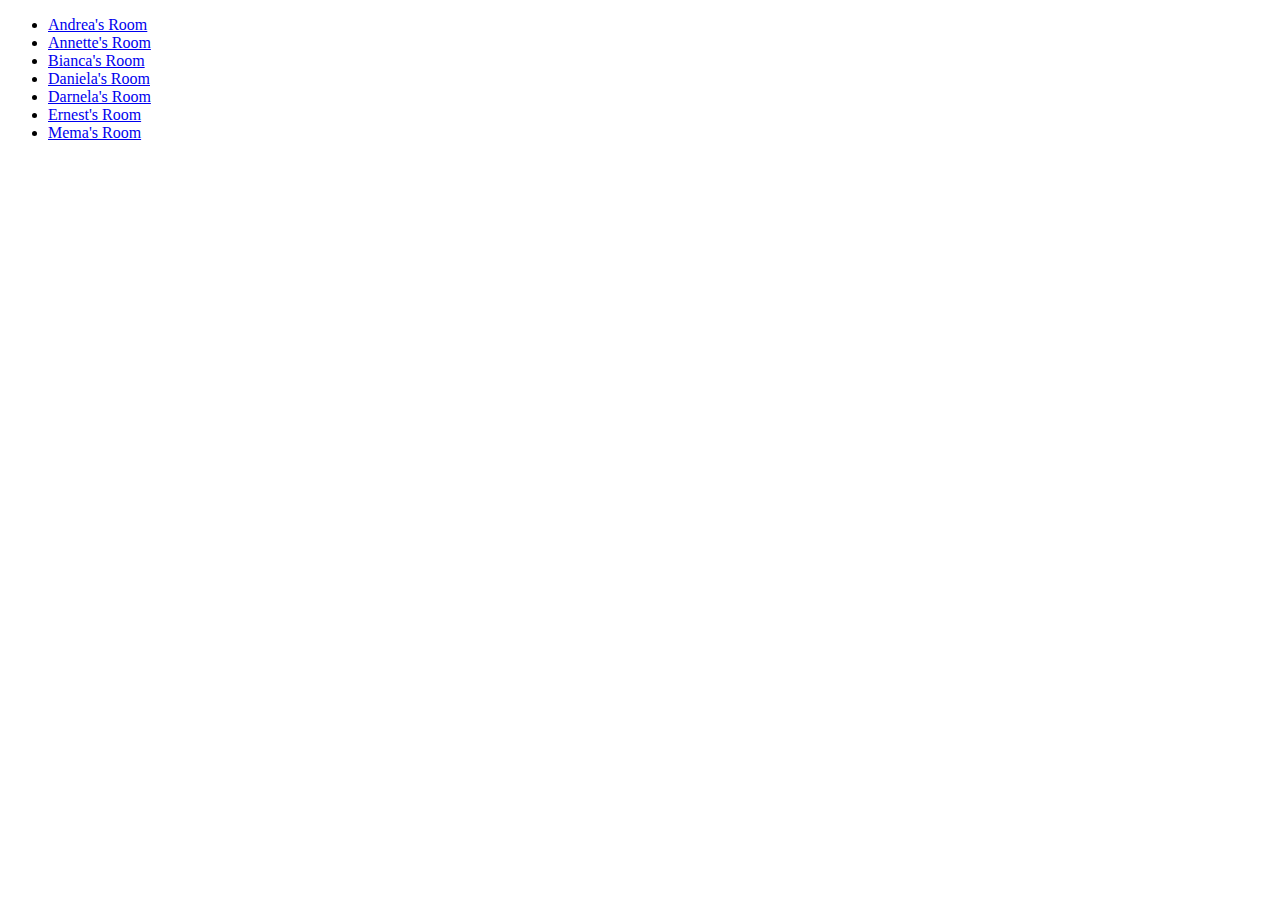
<file: index.html>
<!DOCTYPE html>
<html lang="en">
<head>
    <meta charset="UTF-8">
    <meta http-equiv="X-UA-Compatible" content="IE=edge">
    <meta name="viewport" content="width=device-width, initial-scale=1.0">
    <title>Listado de Webs</title>
</head>
<body>
    <ul>
        <li><a href="andrea">Andrea's Room</a></li>
        <li><a href="annette/Portafolio-Annette.html">Annette's Room</a></li>
        <li><a href="bianca/BeeWhy.html">Bianca's Room</a></li>
        <li><a href="daniela/">Daniela's Room</a></li>
        <li><a href="darnela/Portafolio.html">Darnela's Room</a></li>
        <li><a href="ernest/Proyecto.html">Ernest's Room</a></li>
        <li><a href="mema/Mi Portafolio.html">Mema's Room</a></li>
    </ul>
</body>
</html>
</file>
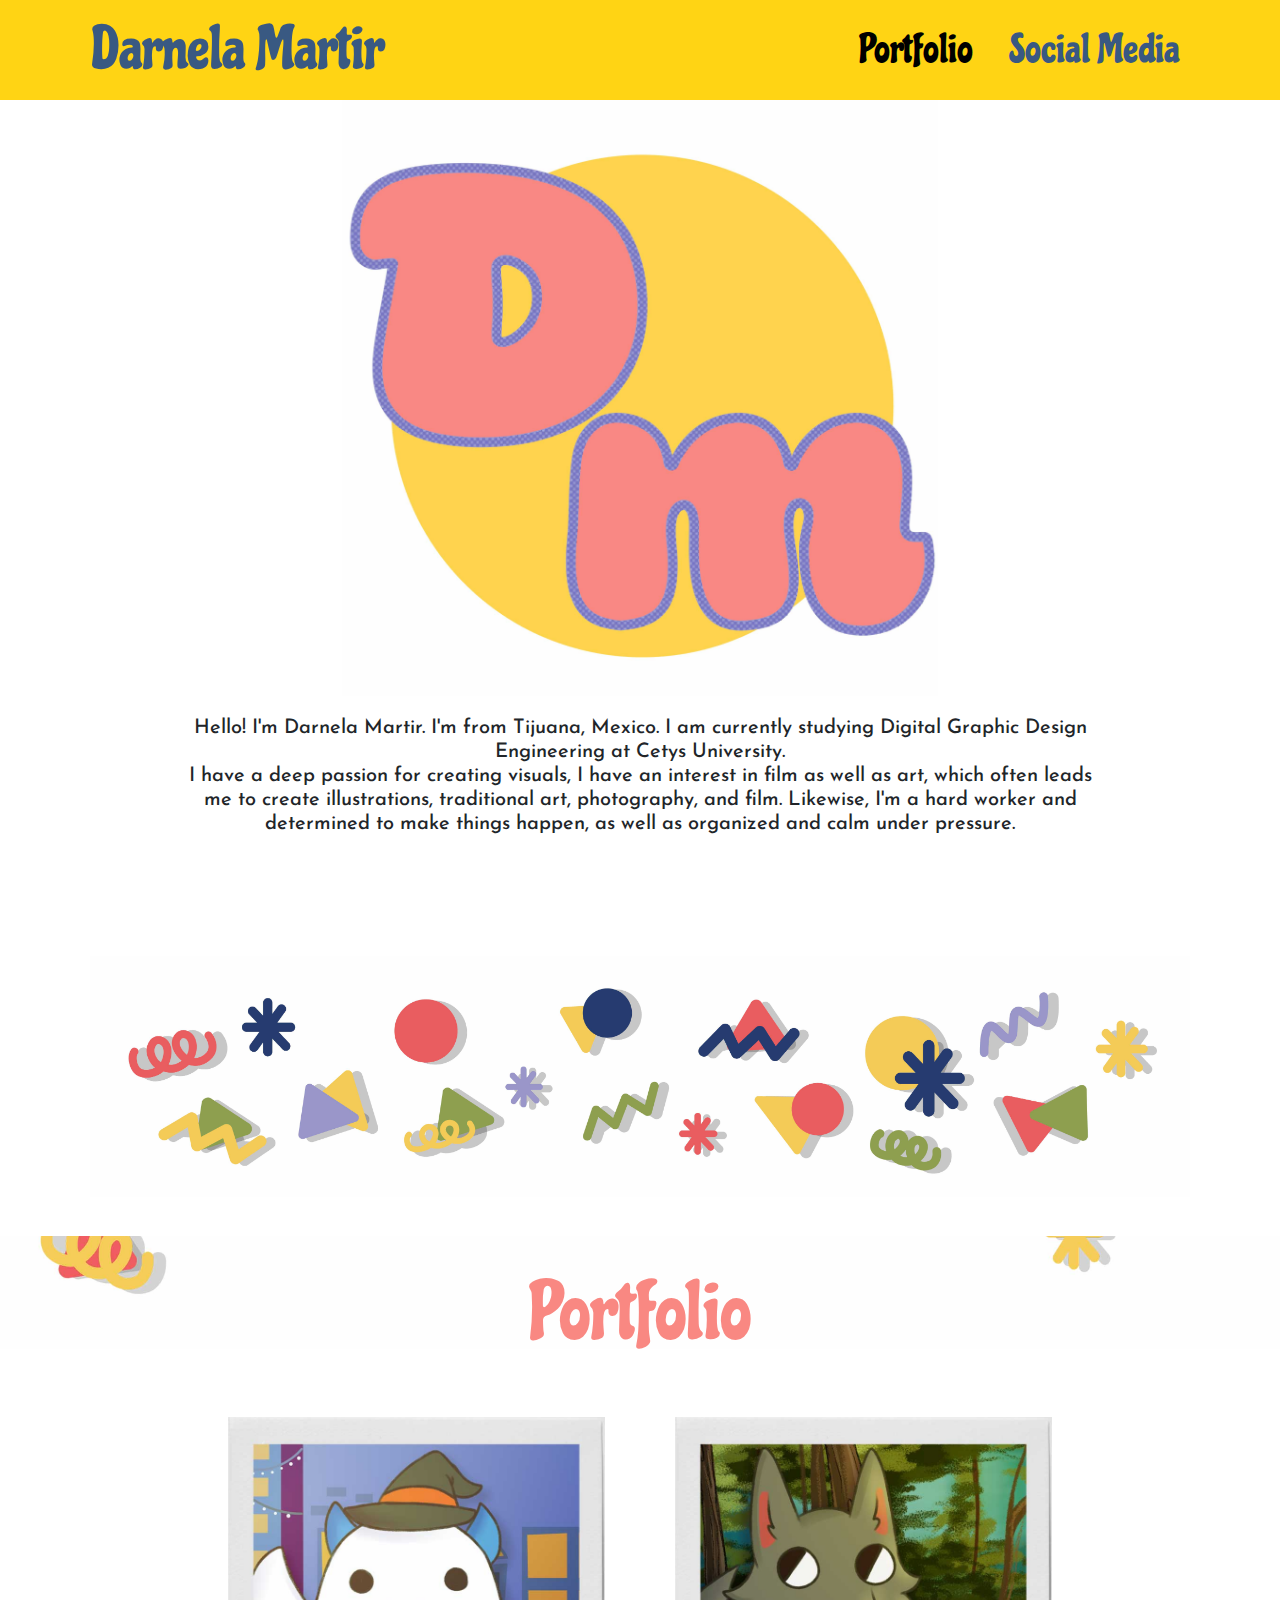
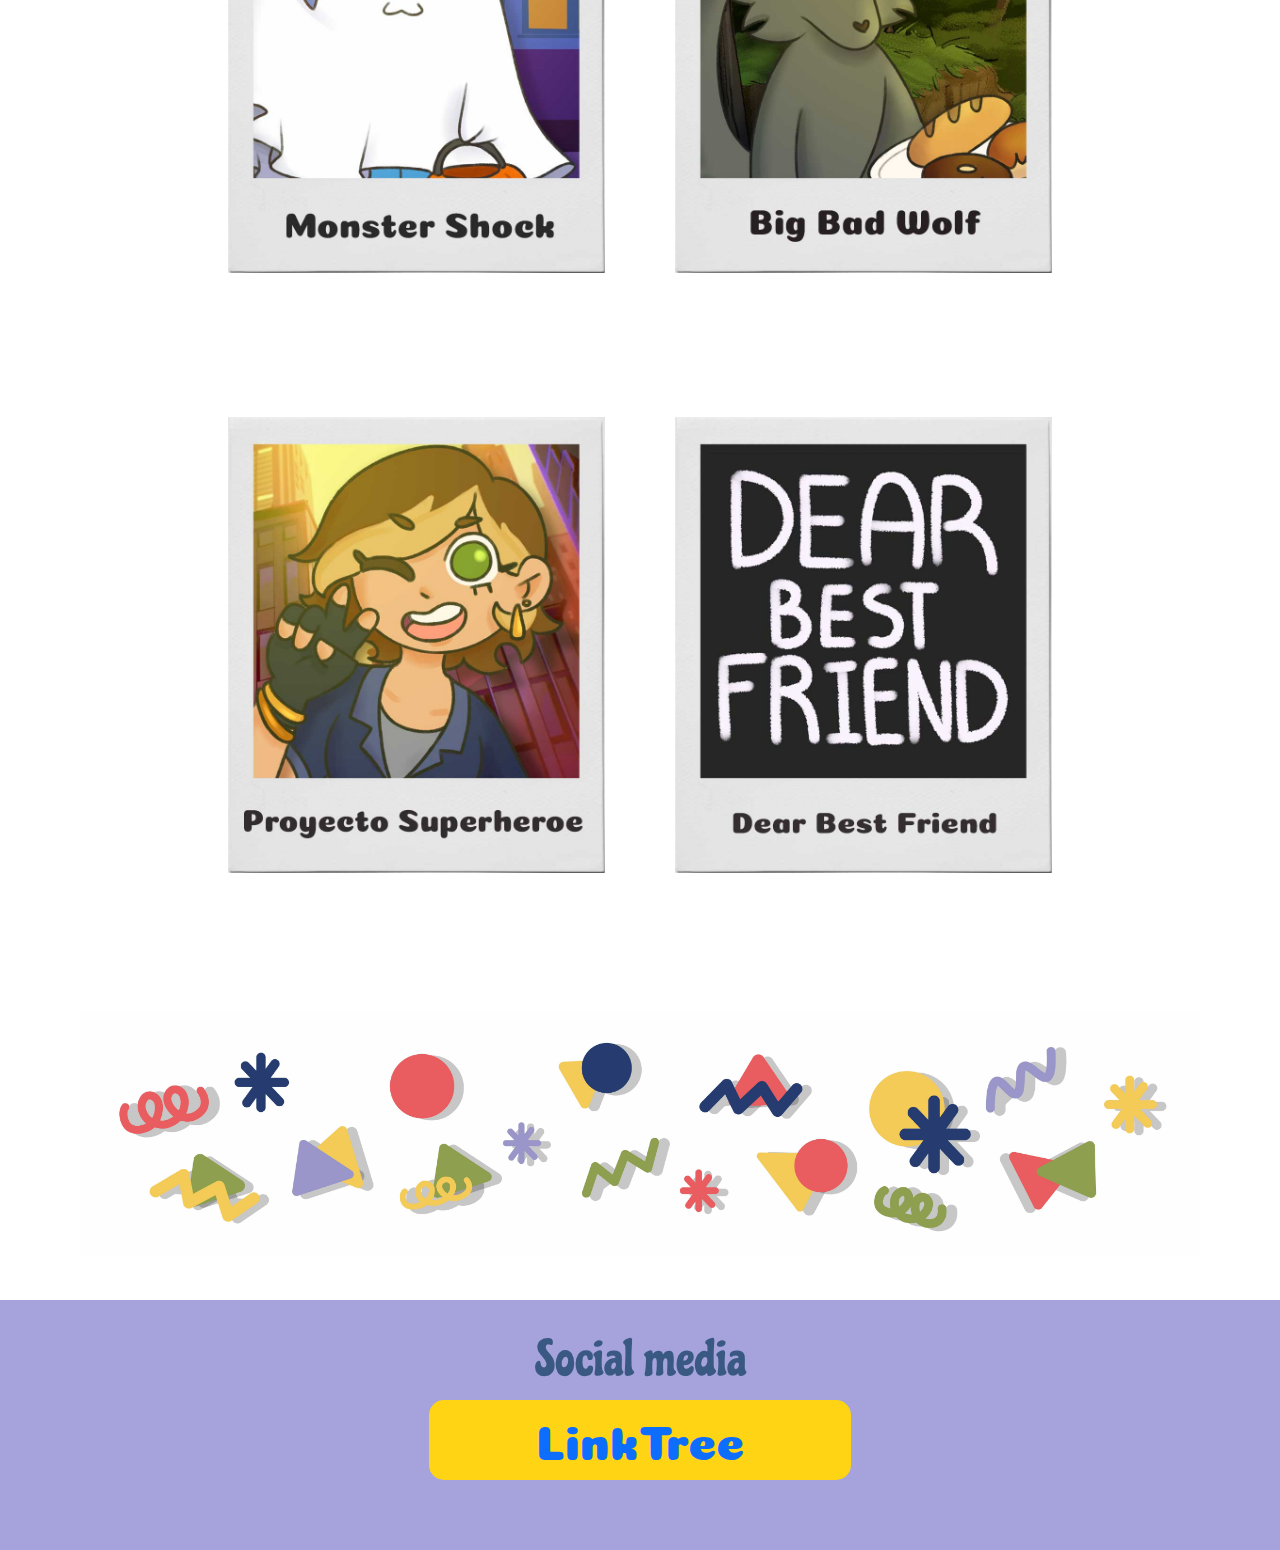
<file: darnela/Portafolio.html>
<!doctype html>
<html>

<head>
  <meta charset="UTF-8">
  <title>Darnela's Portfolio</title>
  <link rel="stylesheet" href="Stylesheet.css">
  <link href="https://cdn.jsdelivr.net/npm/bootstrap@5.0.2/dist/css/bootstrap.min.css" rel="stylesheet">
  <script src="https://cdn.jsdelivr.net/npm/bootstrap@5.0.2/dist/js/bootstrap.bundle.min.js"></script>

  <link rel="preconnect" href="https://fonts.googleapis.com">
  <link rel="preconnect" href="https://fonts.gstatic.com" crossorigin>
  <link href="https://fonts.googleapis.com/css2?family=Chicle&family=Coiny&family=Josefin+Sans&display=swap"
    rel="stylesheet">

</head>

<body>


  <nav class="navbar navbar-expand-lg static-top" style="background-color: #FFD414; height: 100px;">
    <div class="container">
      <h2>Darnela Martir</h2>
      <button class="navbar-toggler" type="button" data-bs-toggle="collapse" data-bs-target="#navbarSupportedContent"
        aria-controls="navbarSupportedContent" aria-expanded="false" aria-label="Toggle navigation">
        <span class="navbar-toggler-icon"></span>
      </button>
      <div class="collapse navbar-collapse" id="navbarSupportedContent">
        <ul class="navbar-nav ms-auto mb-2 mb-lg-0">
          <li class="nav-item" style="margin:10px">
            <a class="nav-link active" aria-current="page" href="#portafolio">Portfolio</a>
          </li>
          <li class="nav-item" style="margin:10px">
            <a class="nav-link" href="#socialmedia">Social Media</a>
          </li>
        </ul>
      </div>
    </div>
  </nav>


  <div class="container-lg" style=" margin: top 20px; padding-bottom: 20px;  ">
    <div class="justify-content-center" style=" align-content: center;">
      <div class="row justify-content-center">
        <img src="images/logopersonal.jpg" class="img-fluid" alt="Peronal Logo" style="width: 620px;">

      </div>
      <div class="row justify-content-center" style="display: flex;">
        <div class=" col-md-8 col-sm-8 col-lg-10"
          style=" height: 200px; margin: 10px;  text-align: center; overflow:overlay;">
          <h5>Hello! I'm Darnela Martir. I'm from Tijuana, Mexico. I am currently studying Digital Graphic Design
            Engineering at Cetys University.
            <br/>
            I have a deep passion for creating visuals, I have an interest in film as well as art, which often leads me
            to create illustrations, traditional art, photography, and film. Likewise, I'm a hard worker and determined
            to make things happen, as well as organized and calm under pressure.
          </h5>
        </div>
      </div>
    </div>
  </div>
 

  <!-- Divider -->
  <div class="container-lg" style=" height: 300px; padding:20px;">
    <div class="row justify-content-center">
      <img src="images/divider.jpg" class="media-object" alt="Peronal Logo" style="width: 1600px;">
    </div>
  </div>
  <!-- Portafolio -->
  <div class="container-fluid" id="portafolio"
    style="background-image: url(images/webpagebackground2.jpg);">
    <div class="portfolio" style="text-align: center;">
      <h1>Portfolio</h1>
    </div>

    <div class="row justify-content-center" style=" margin-bottom: 40px;">
      <!-- Button to Open the Modal -->

      <div class=" col-md-6 col-sm-5 col-lg-4" style=" height: 520px; margin: 10px; margin-bottom: 30px;">
        <button type="button" class="btn bg-transparent" data-bs-toggle="modal" data-bs-target="#myModal"> <img
            src="images/Polaroidpic1.jpg" class="img-fluid" alt="monstershock project"
            style="width: 420px; margin-bottom: 30px;">

        </button>
      </div>

      <!-- Button to Open the Modal -->
      <div class=" col-md-6 col-sm-5 col-lg-4" style=" height: 520px; margin: 10px; margin-bottom: 30px; ">
        <button type="button" class="btn bg-transparent" data-bs-toggle="modal" data-bs-target="#myModal2"><img
            src="images/Polaroidpic2.jpg" class="img-fluid" alt="monstershock project"
            style="width: 420px; margin-bottom: 30px;">

        </button>
      </div>
    </div>

    <div class="row justify-content-center" style="margin-bottom: 40px;">
      <!-- Button to Open the Modal -->
      <div class=" col-md-6 col-sm-5 col-lg-4" style=" height: 520px; margin: 10px; margin-bottom: 30px;">
        <button type="button" class="btn bg-transparent" data-bs-toggle="modal" data-bs-target="#myModal3"> <img
            src="images/Polaroidpic3.jpg" class="img-fluid" alt="superhero" style="width: 420px; margin-bottom: 30px; ">

        </button>
      </div>

      <!-- Button to Open the Modal -->

      <div class=" col-md-6 col-sm-5 col-lg-4" style=" height: 520px; margin: 10px; margin-bottom: 30px;">
        <button type="button" class="btn bg-transparent" data-bs-toggle="modal" data-bs-target="#myModal4"> <img
            src="images/Polaroidpic4.jpg" class="img-fluid" alt="dearbestfriend"
            style="width: 420px;  margin-bottom: 30px;">

        </button>
      </div>

    </div>
  </div>
  <!-- Divider -->
  <div class="container-lg" style=" height: 300px; padding:10px;">
    <div class="row justify-content-center">
      <img src="images/divider.jpg" class="media-object" alt="Peronal Logo" style="width: 1600px;">

    </div>
  </div>

  <!-- Linktree -->
  <div class="container-fluid" id="socialmedia"
    style="background-color: #A5A2DC; height: 250px; margin: top 20px; padding:20px; ">
    <div class="socialmedia" style="text-align: center;">
      <h2>Social media</h2>
    </div>
    <div class="row justify-content-center">
      <div class=" col-md-4 col-sm-4 col-lg-4" style="background-color: #FFD414; border-radius: 15px; height: 80px; text-align: center;">
        <a href="https://linktr.ee/dearmistirous" target="_blank">LinkTree</a>
      </div>

    </div>
  </div>


  <!-- The Modals that the images will be using -->
  <!-- The Modal -->
  <div class="modal" id="myModal">
    <div class="modal-dialog modal-lg">
      <div class="modal-content">

        <!-- Modal Header -->
        <div class="modal-header">
          <h4 class="modal-title">Proyect Monstershock</h4>
          <button type="button" class="btn-close" data-bs-dismiss="modal"></button>
        </div>

        <!-- Modal body -->
        <div class="modal-body">

          <iframe class=video width="760" height="420" src="https://www.youtube.com/embed/TYgjAoZjZzk"
            title="YouTube video player" frameborder="0"
            allow="accelerometer; autoplay; clipboard-write; encrypted-media; gyroscope; picture-in-picture"
            allowfullscreen></iframe>
          <p>Monster Shock was a short film that consisted of the clash of cultures and celebrations between Halloween
            and Day of the Dead. Two holidays that have a large presence in Tijuana. The characters demonstrate the
            transition that occurs yearly.</p>
          <div class="row justify-content-center" style="margin-bottom: 10px;">

            <img src="images/spookyshort/StoryBoard1.jpg" class="img-fluid" alt="superhero"
              style="width: 420px; margin-bottom: 10px; ">


            <img src="images/spookyshort/StoryBoard2.jpg" class="img-fluid" alt="superhero"
              style="width: 420px; margin-bottom: 10px; ">

          </div>
          <p>The storyboard was meant to communicate in a very visual aspect and without dialogs required to narrate
            what is happening on screen, which is why the representation and exchange between the characters were
            represented through key objects.</p>

        </div>

        <!-- Modal footer -->
        <div class="modal-footer">
          <button type="button" class="btn btn-danger" data-bs-dismiss="modal">Close</button>
        </div>

      </div>
    </div>
  </div>


  <!-- The Modal -->
  <div class="modal" id="myModal2">
    <div class="modal-dialog modal-lg">
      <div class="modal-content">

        <!-- Modal Header -->
        <div class="modal-header">
          <h4 class="modal-title">Proyect Big Bad Wolf</h4>
          <button type="button" class="btn-close" data-bs-dismiss="modal"></button>
        </div>

        <!-- Modal body -->
        <div class="modal-body">
          <iframe width="760" height="420" src="https://www.youtube.com/embed/0fTkFkeECzs" title="YouTube video player" frameborder="0" allow="accelerometer; autoplay; clipboard-write; encrypted-media; gyroscope; picture-in-picture" allowfullscreen></iframe>
          <p>Big Bad Wolf is a platformer game that is based on the classic tale of red riding hood but from the wolf's
            perspective. Where the Wolf follows red riding hood through the forest, trying to grab crumbs and possibly
            bread from her basket. While avoiding the traps that Red has set for him.</p>
          <div class="row justify-content-center" style="margin-bottom: 10px;">

            <img src="images/bigbadwolf/Asthetic.jpg" class="img-fluid" alt="bigbadwolf scene"
              style=" width: 640px; height: 420; margin-bottom: 10px; ">

            <div class=" col-md-6 col-sm-6 col-lg-8"
              style=" height: 210px; margin: 10px;  text-align: center; overflow:overlay;">
              <p>Big Bad Wolf's introduction was stylized as a puppet show, to represent the classic beginning of the
                story as a play that everyone can recognize and seems to know by heart. </p>
            </div>
          </div>

          <div class="row justify-content-center" style="margin-bottom: 10px;">
            <div class=" col-md-6 col-sm-6 col-lg-5"
              style=" height: 300px; margin: 10px;  text-align: center; overflow:overlay;">
              <p>As well as demonstrating that this is just a story but not the reality of the characters, which
                deviates in the game. <br></br> It when through multiple storyboarding to know how the background and
                characters should move according to the cutout and play written style of the introduction for the game.
              </p>
            </div>
            <img src="images/bigbadwolf/Storyboard final.jpg" class="img-fluid" alt="bigbadwolf"
              style=" width: 420px; height: 420; margin-bottom: 10px; ">
          </div>
        </div>

        <!-- Modal footer -->
        <div class="modal-footer">
          <button type="button" class="btn btn-danger" data-bs-dismiss="modal">Close</button>
        </div>

      </div>
    </div>
  </div>

  <!-- The Modal -->
  <div class="modal" id="myModal3">
    <div class="modal-dialog modal-lg">
      <div class="modal-content">

        <!-- Modal Header -->
        <div class="modal-header">
          <h4 class="modal-title">Proyect superhero</h4>
          <button type="button" class="btn-close" data-bs-dismiss="modal"></button>
        </div>

        <!-- Modal body -->
        <div class="modal-body">

          <div class="row justify-content-center" style="margin-bottom: 10px;">

            <img src="images/superhero/posedinamica1.jpg" class="img-fluid" alt="superhero"
              style="width: 620px; margin-bottom: 10px; ">


            <img src="images/superhero/fisicahero.jpg" class="img-fluid" alt="superhero"
              style="width: 620px; margin-bottom: 10px; ">

          </div>
          <p>Project Superhero was based on a school project for my physics class. We were meant to develop a superhero
            and explain how their superpowers would function based on real live physics' concepts. For my character, I
            decided to focus on electricity-based powers and center the character's design to be practical for their
            power as well as functional</p>

        </div>

        <!-- Modal footer -->
        <div class="modal-footer">
          <button type="button" class="btn btn-danger" data-bs-dismiss="modal">Close</button>
        </div>

      </div>
    </div>
  </div>

  <!-- The Modal -->
  <div class="modal" id="myModal4">
    <div class="modal-dialog modal-lg">
      <div class="modal-content">

        <!-- Modal Header -->
        <div class="modal-header">
          <h4 class="modal-title">Proyecto Monstershock</h4>
          <button type="button" class="btn-close" data-bs-dismiss="modal"></button>
        </div>

        <!-- Modal body -->
        <div class="modal-body">
          <iframe width="760" height="420" src="https://www.youtube.com/embed/53x4DUS6oXc" title="YouTube video player" frameborder="0" allow="accelerometer; autoplay; clipboard-write; encrypted-media; gyroscope; picture-in-picture" allowfullscreen></iframe>
          <p>Dear Best Friend was a personal project about drifting apart from a close friend, after being separated
            after more than a decade of friendship I develop the Idea while I was in High School and developed it from
            February-May 2018 for a project exposition at the end of my semester.</p>

        </div>

        <!-- Modal footer -->
        <div class="modal-footer">
          <button type="button" class="btn btn-danger" data-bs-dismiss="modal">Close</button>
        </div>

      </div>
    </div>
  </div>

</body>

</html>
</file>
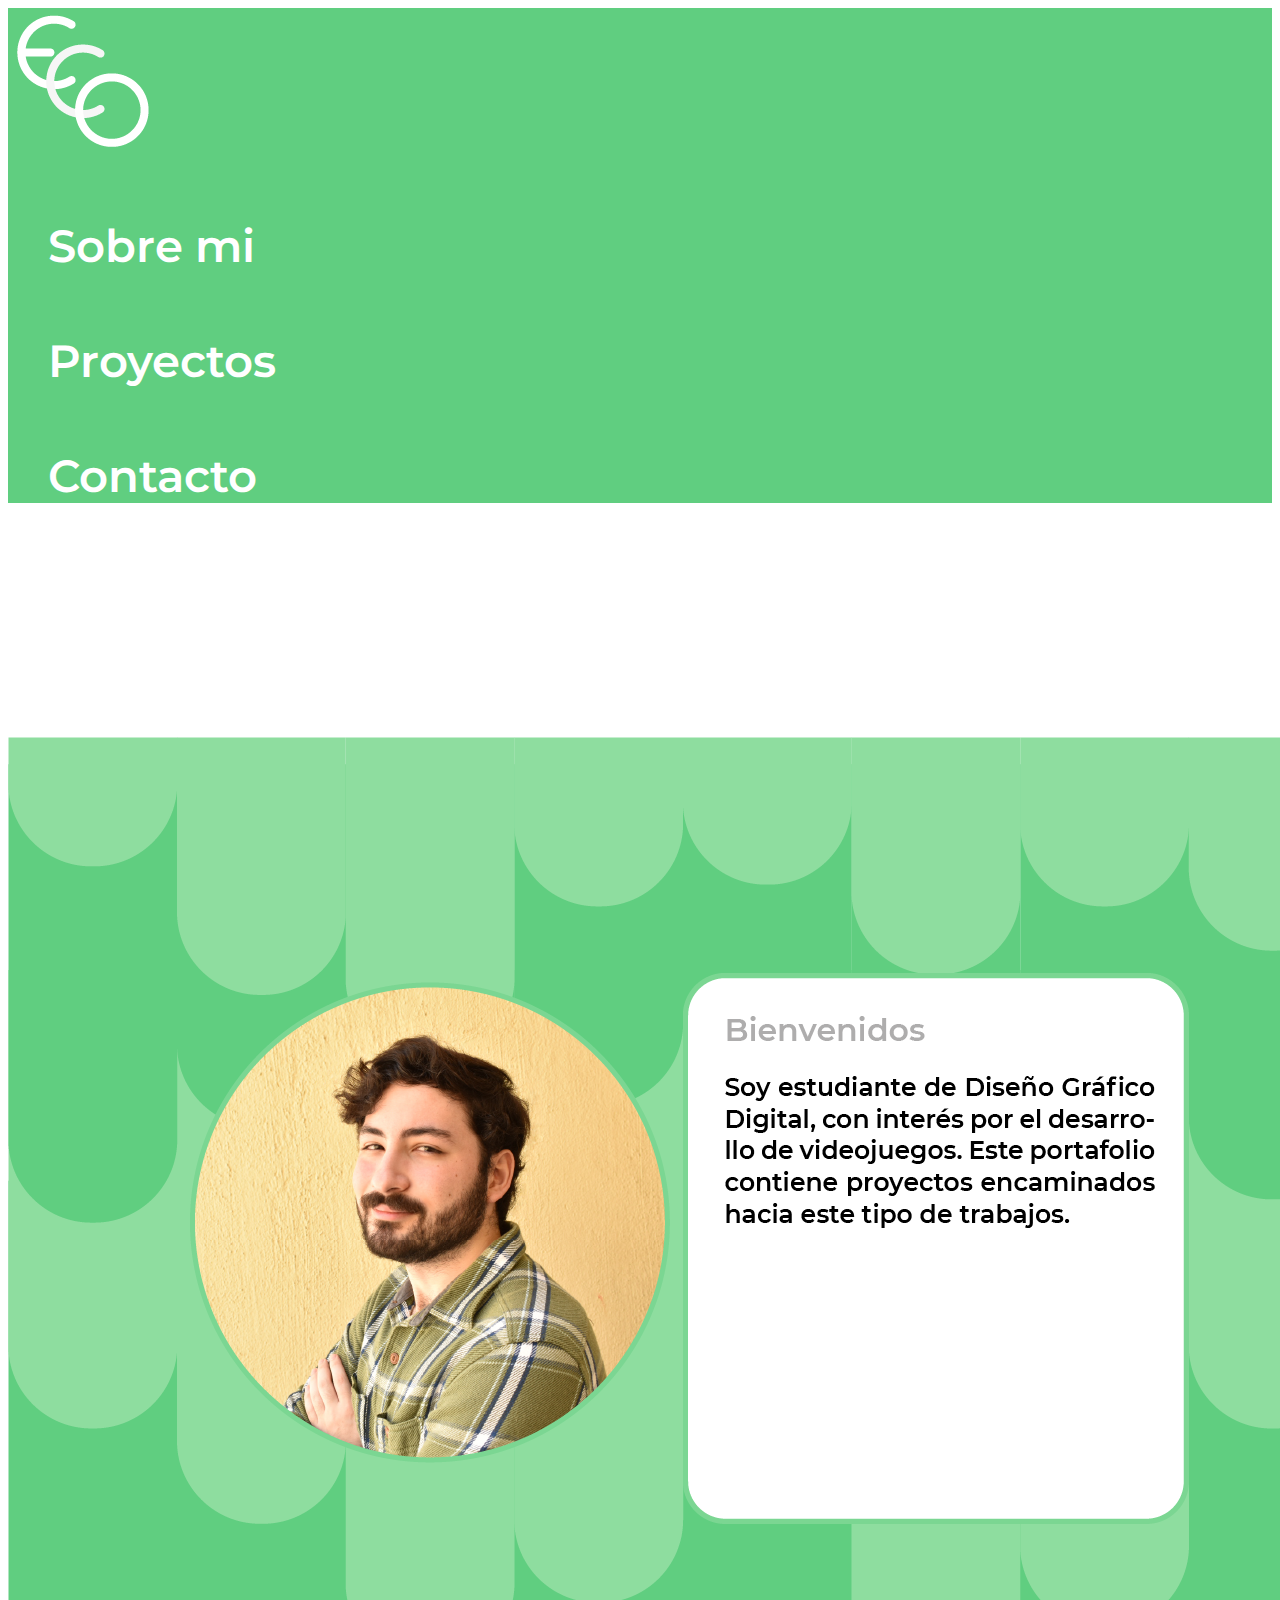
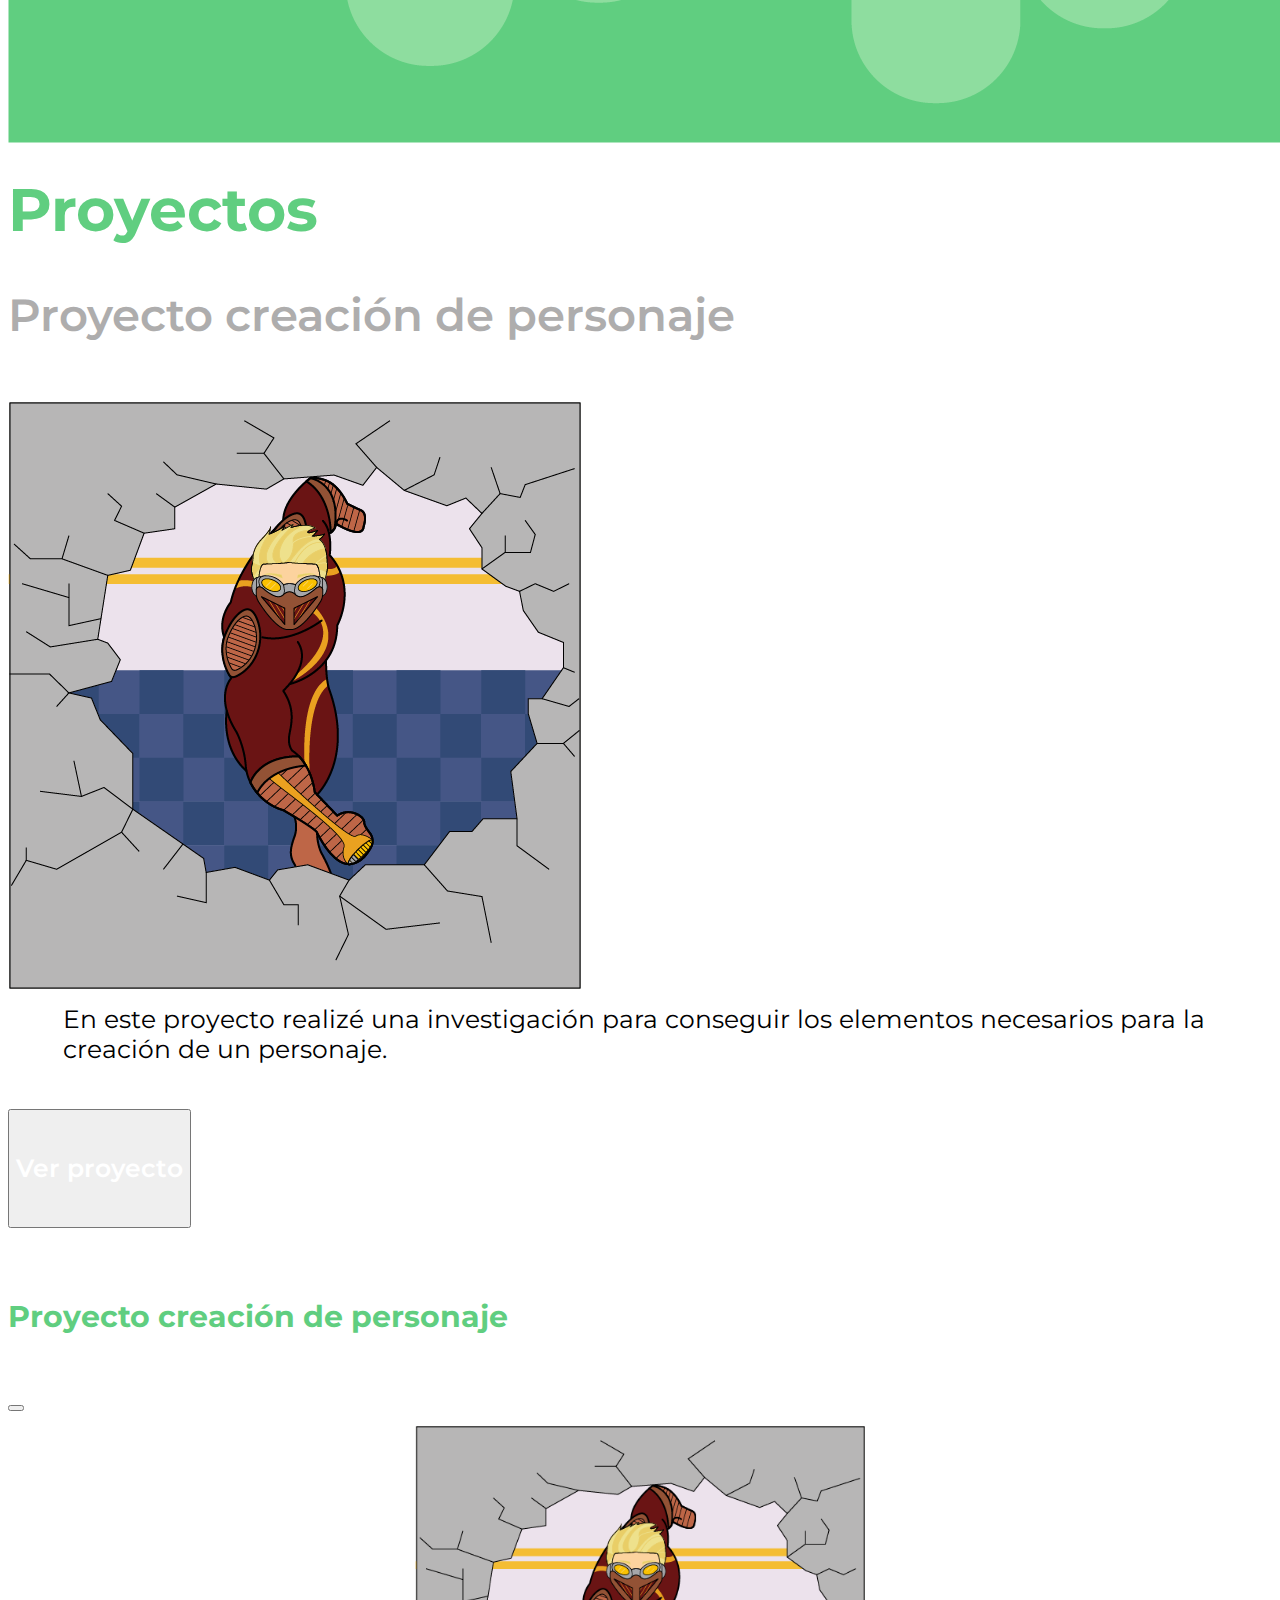
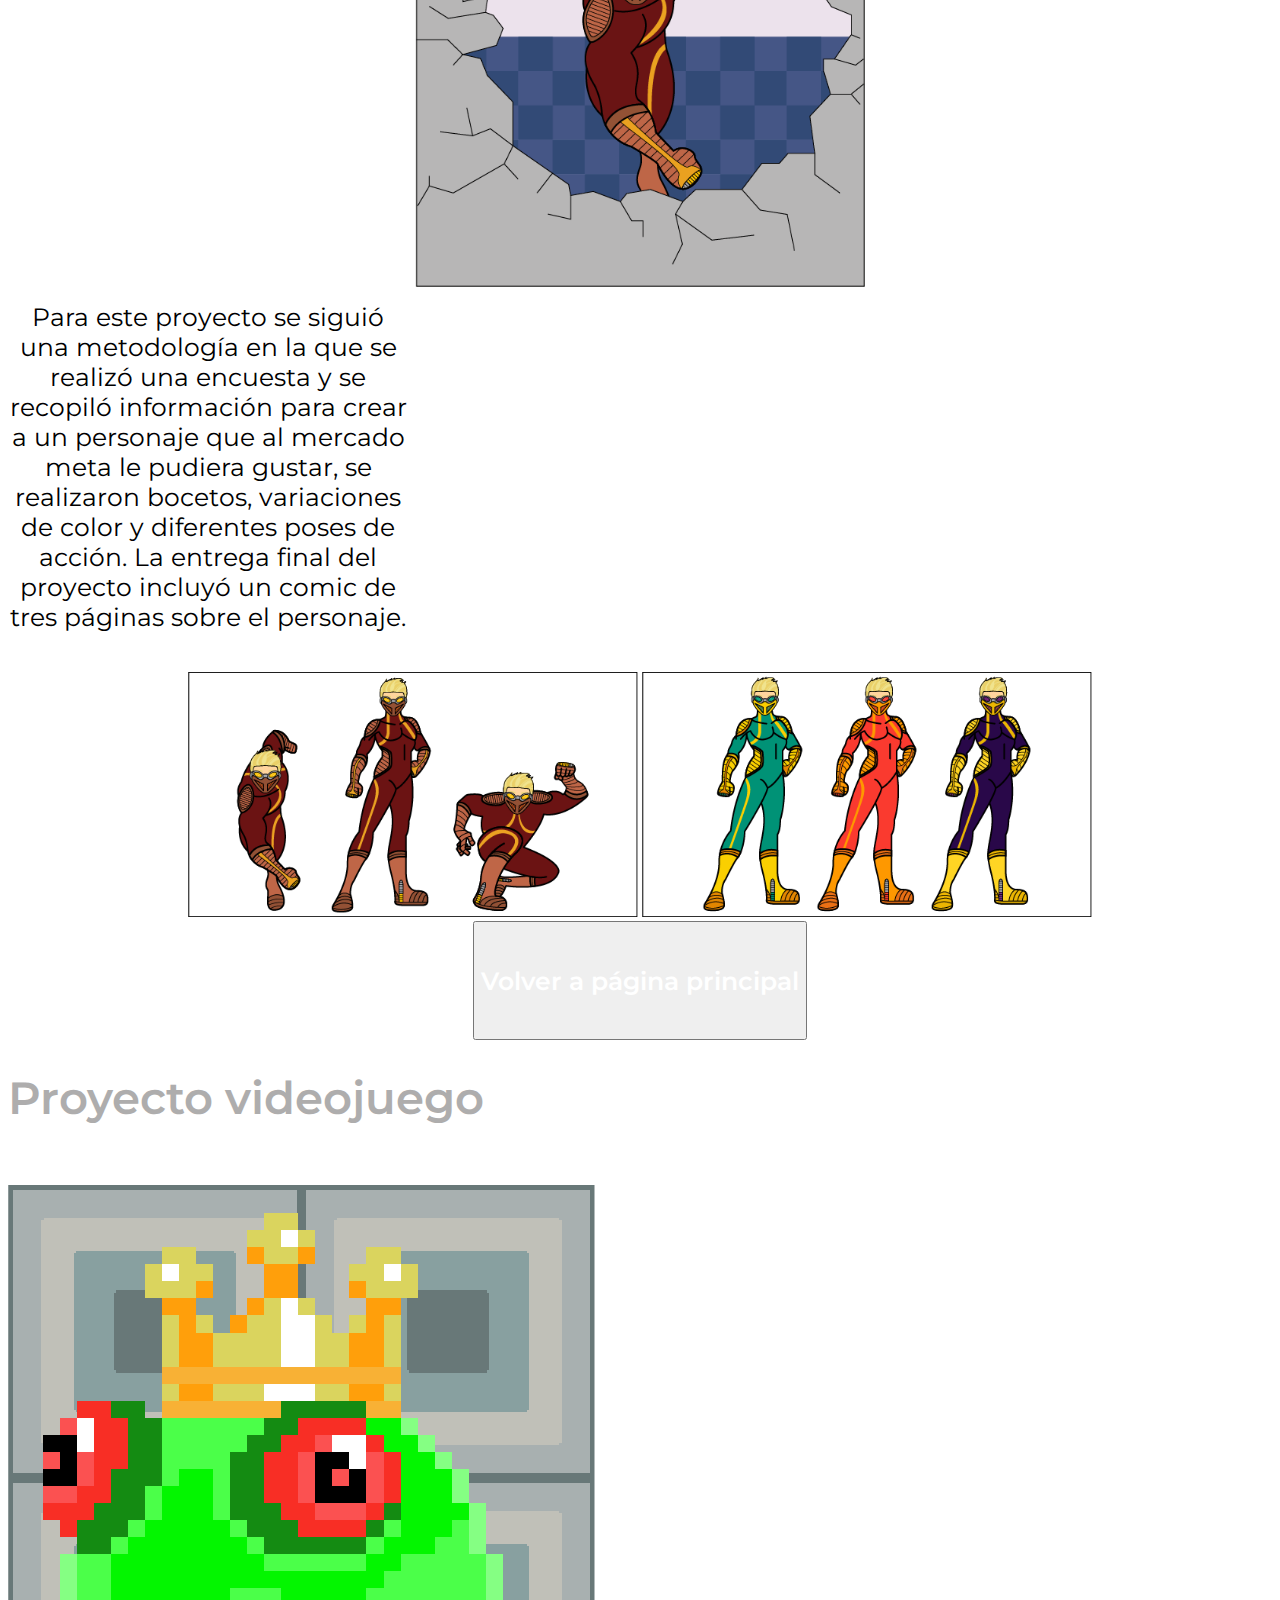
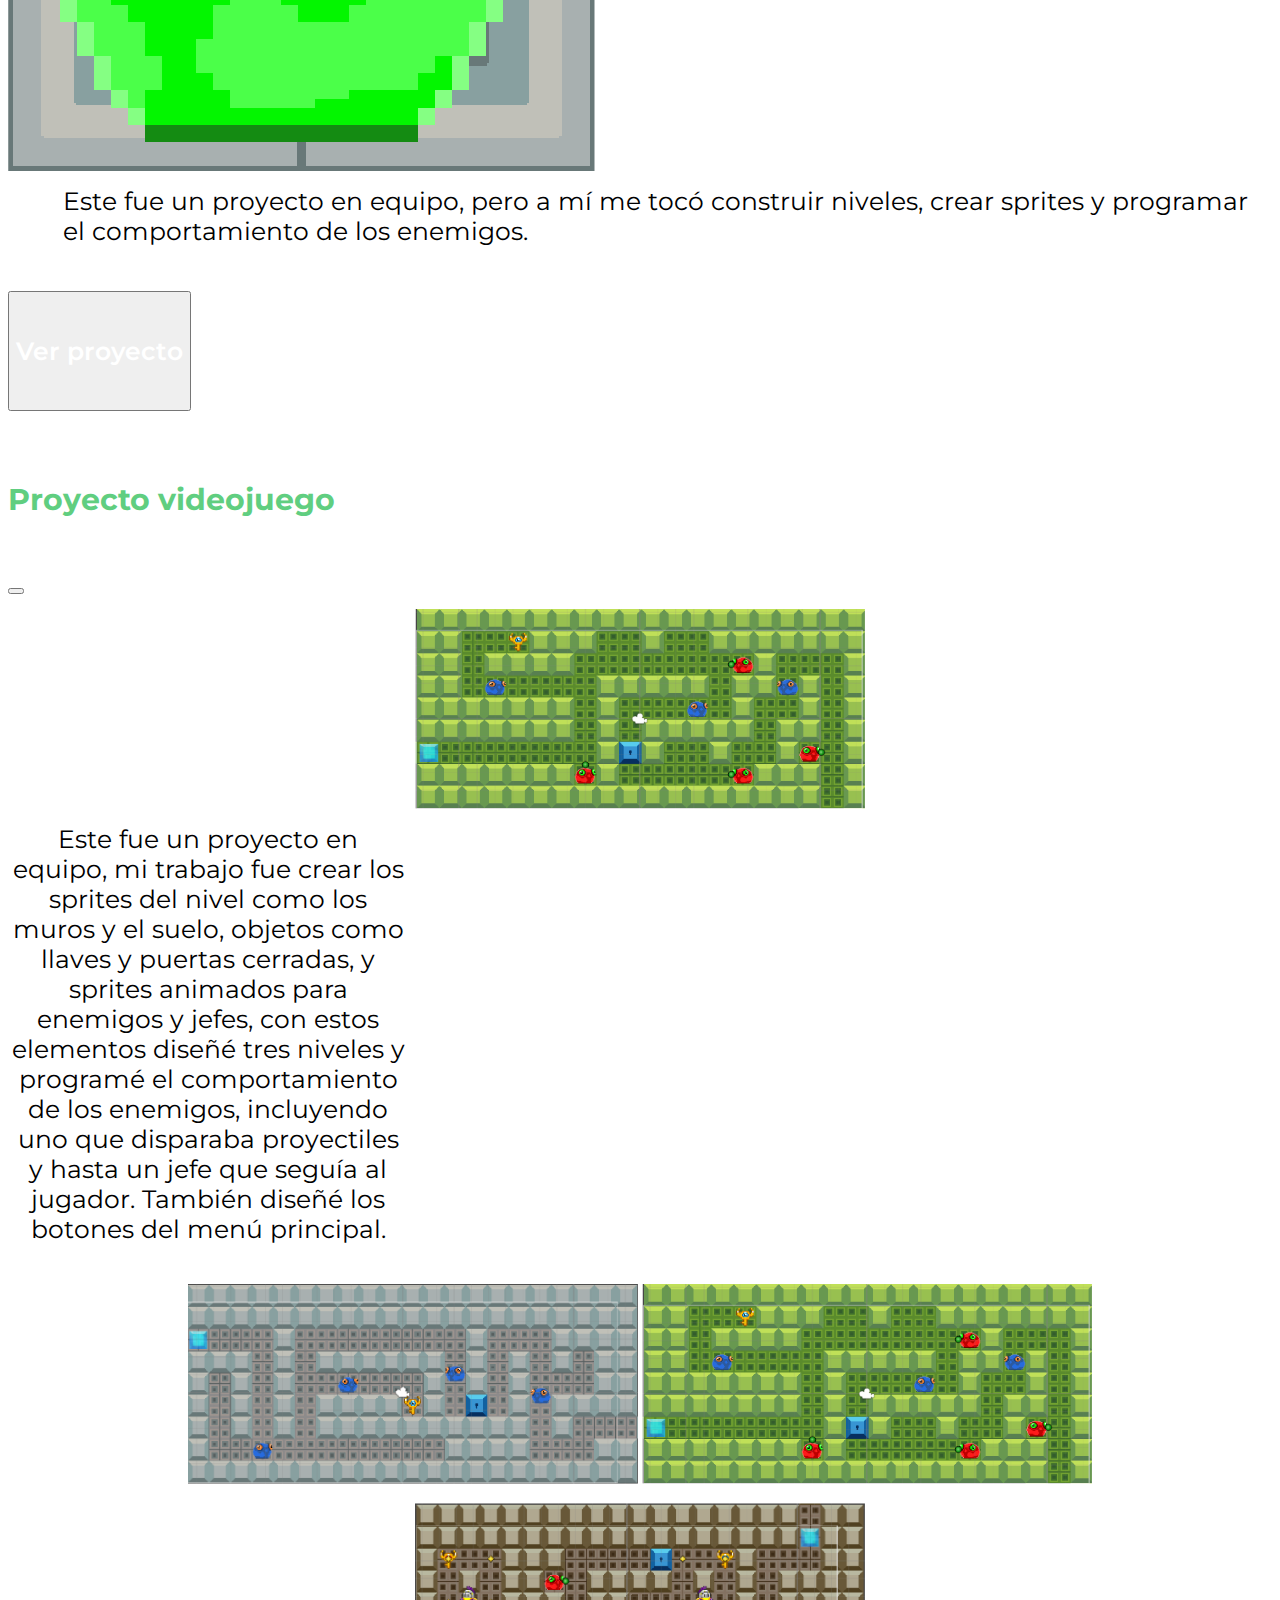
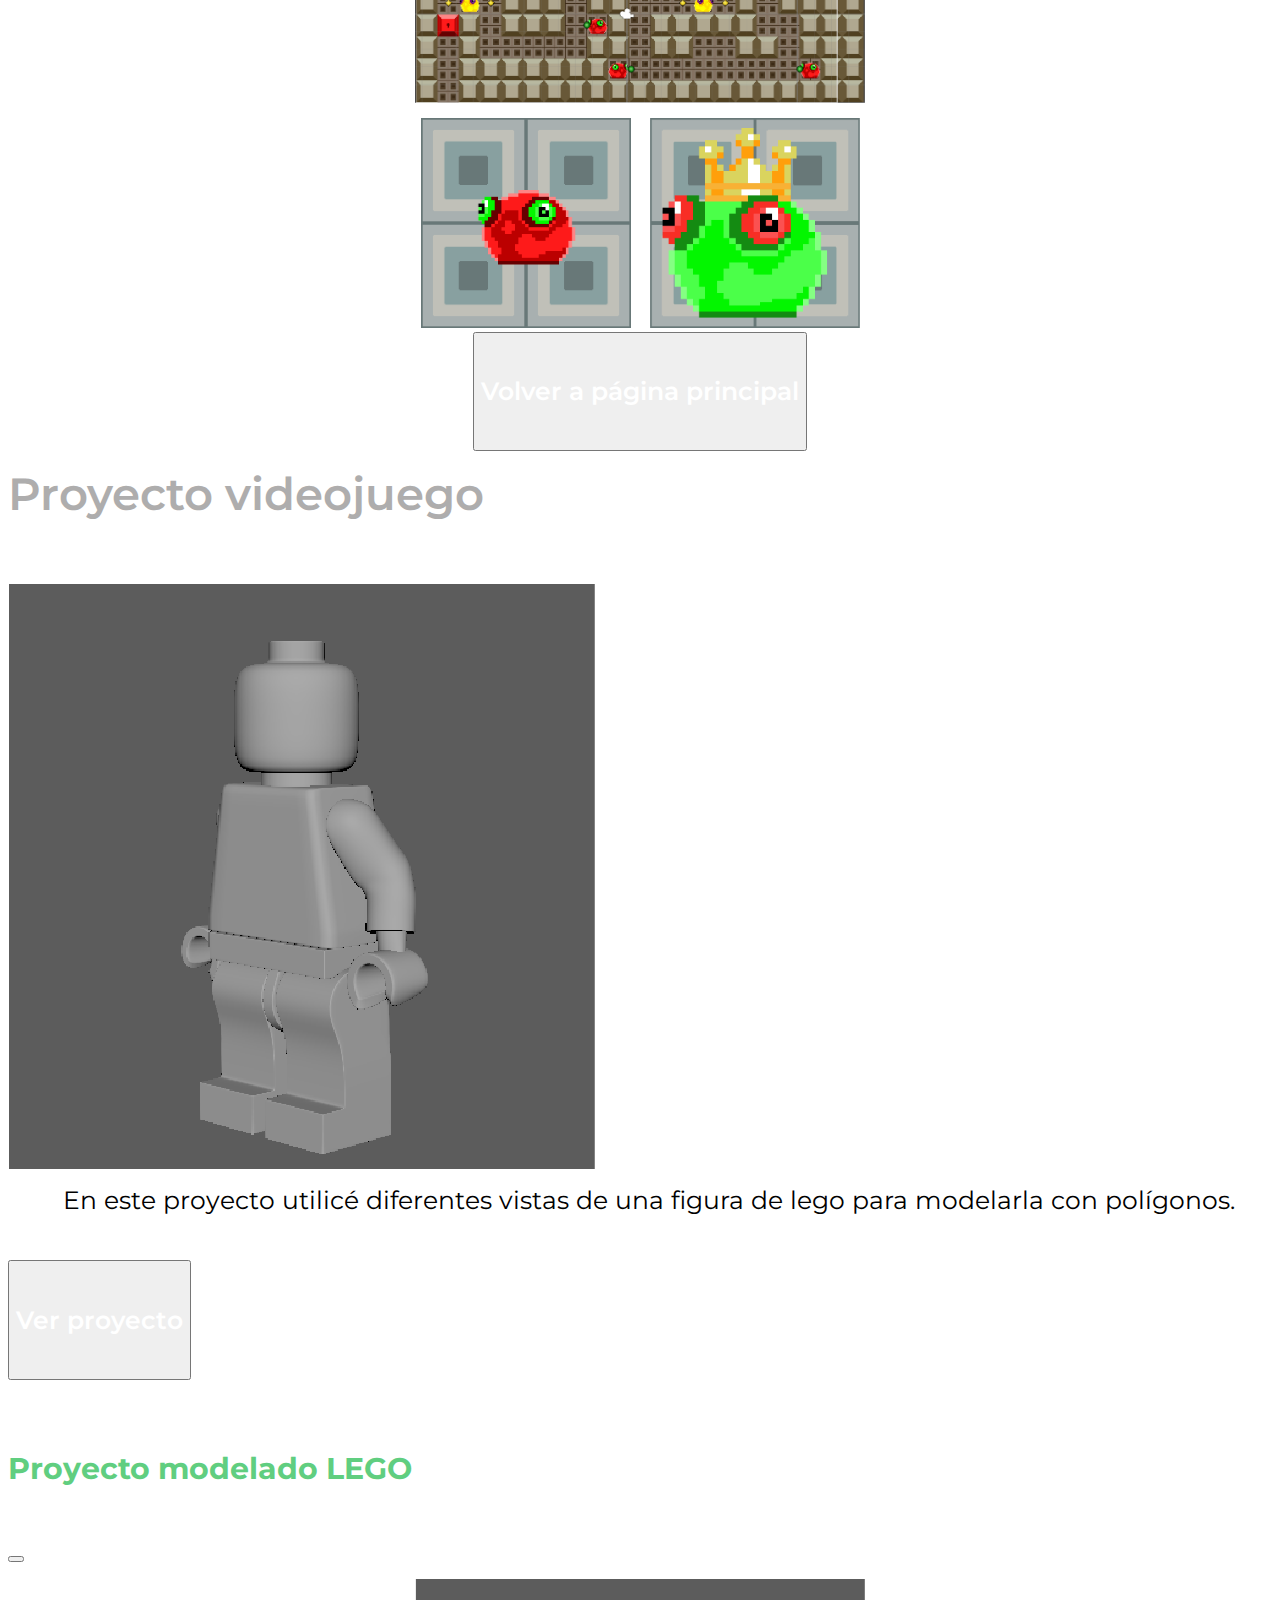
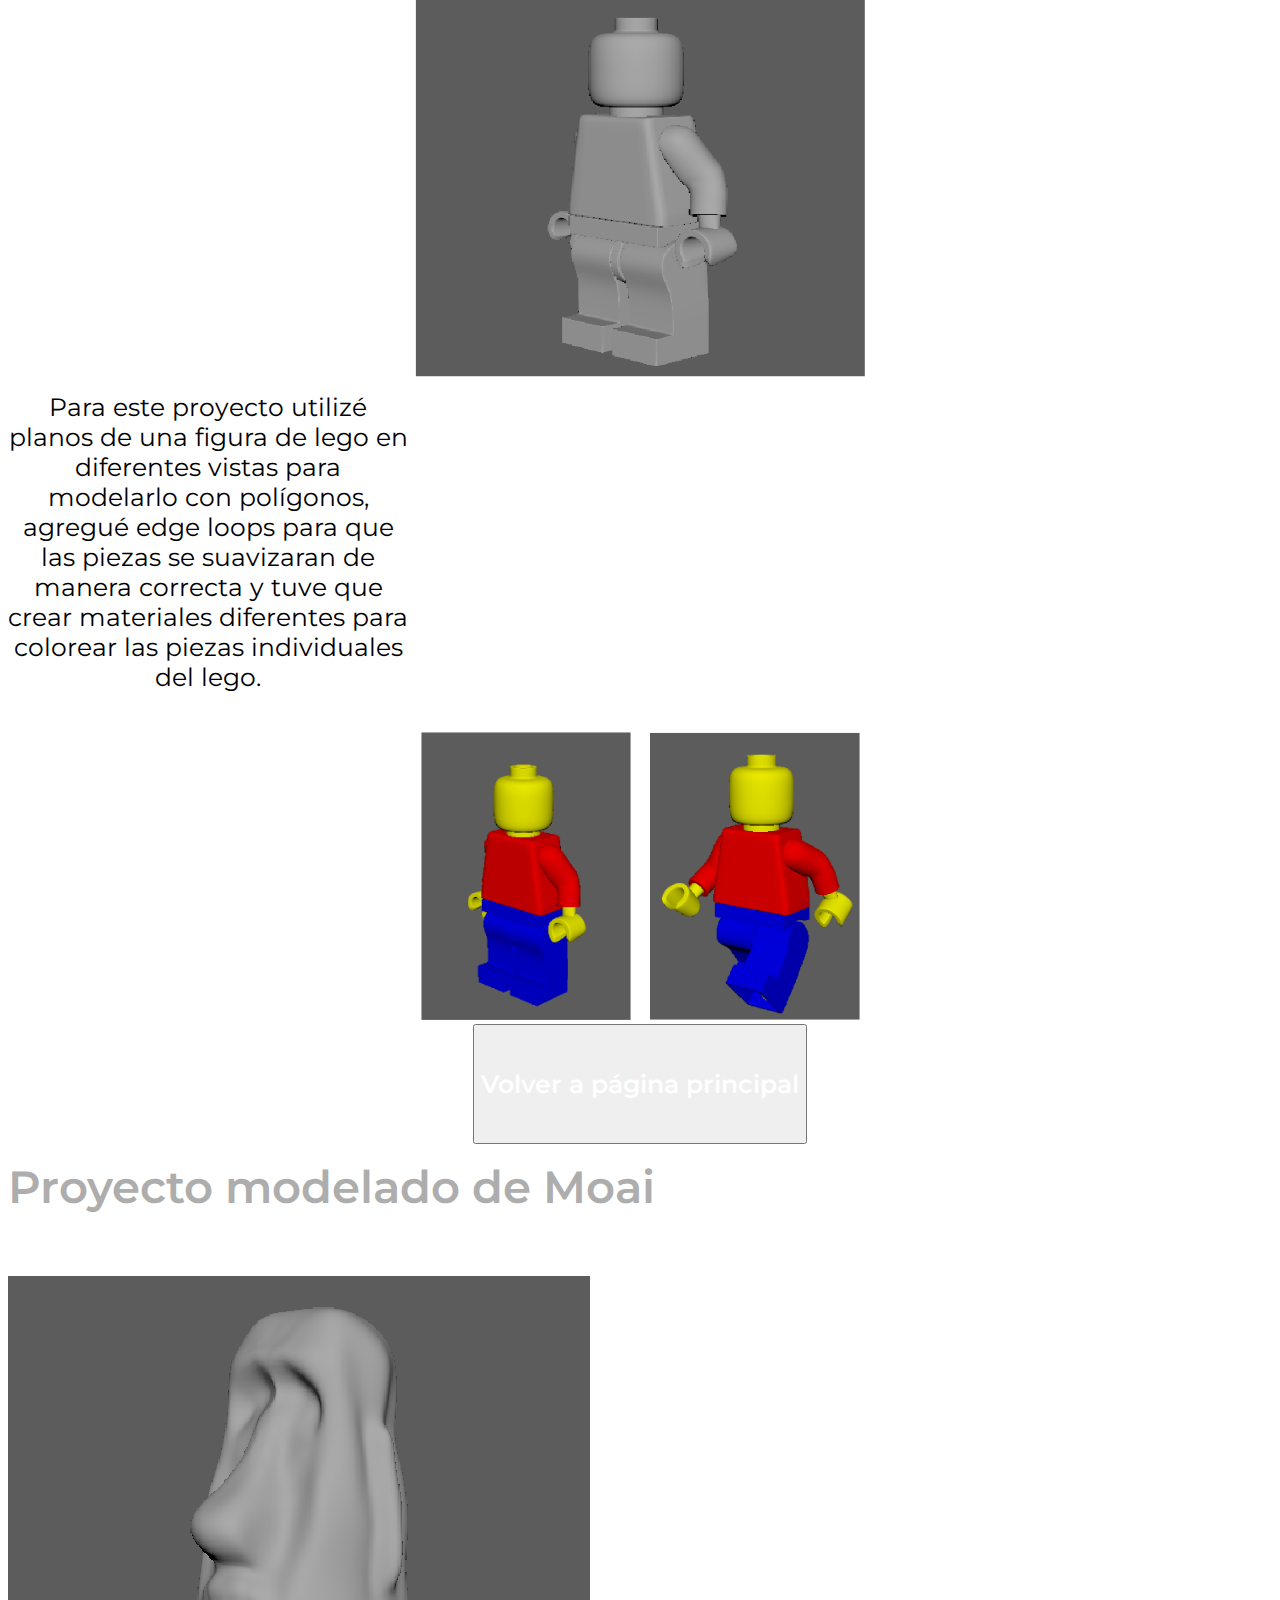
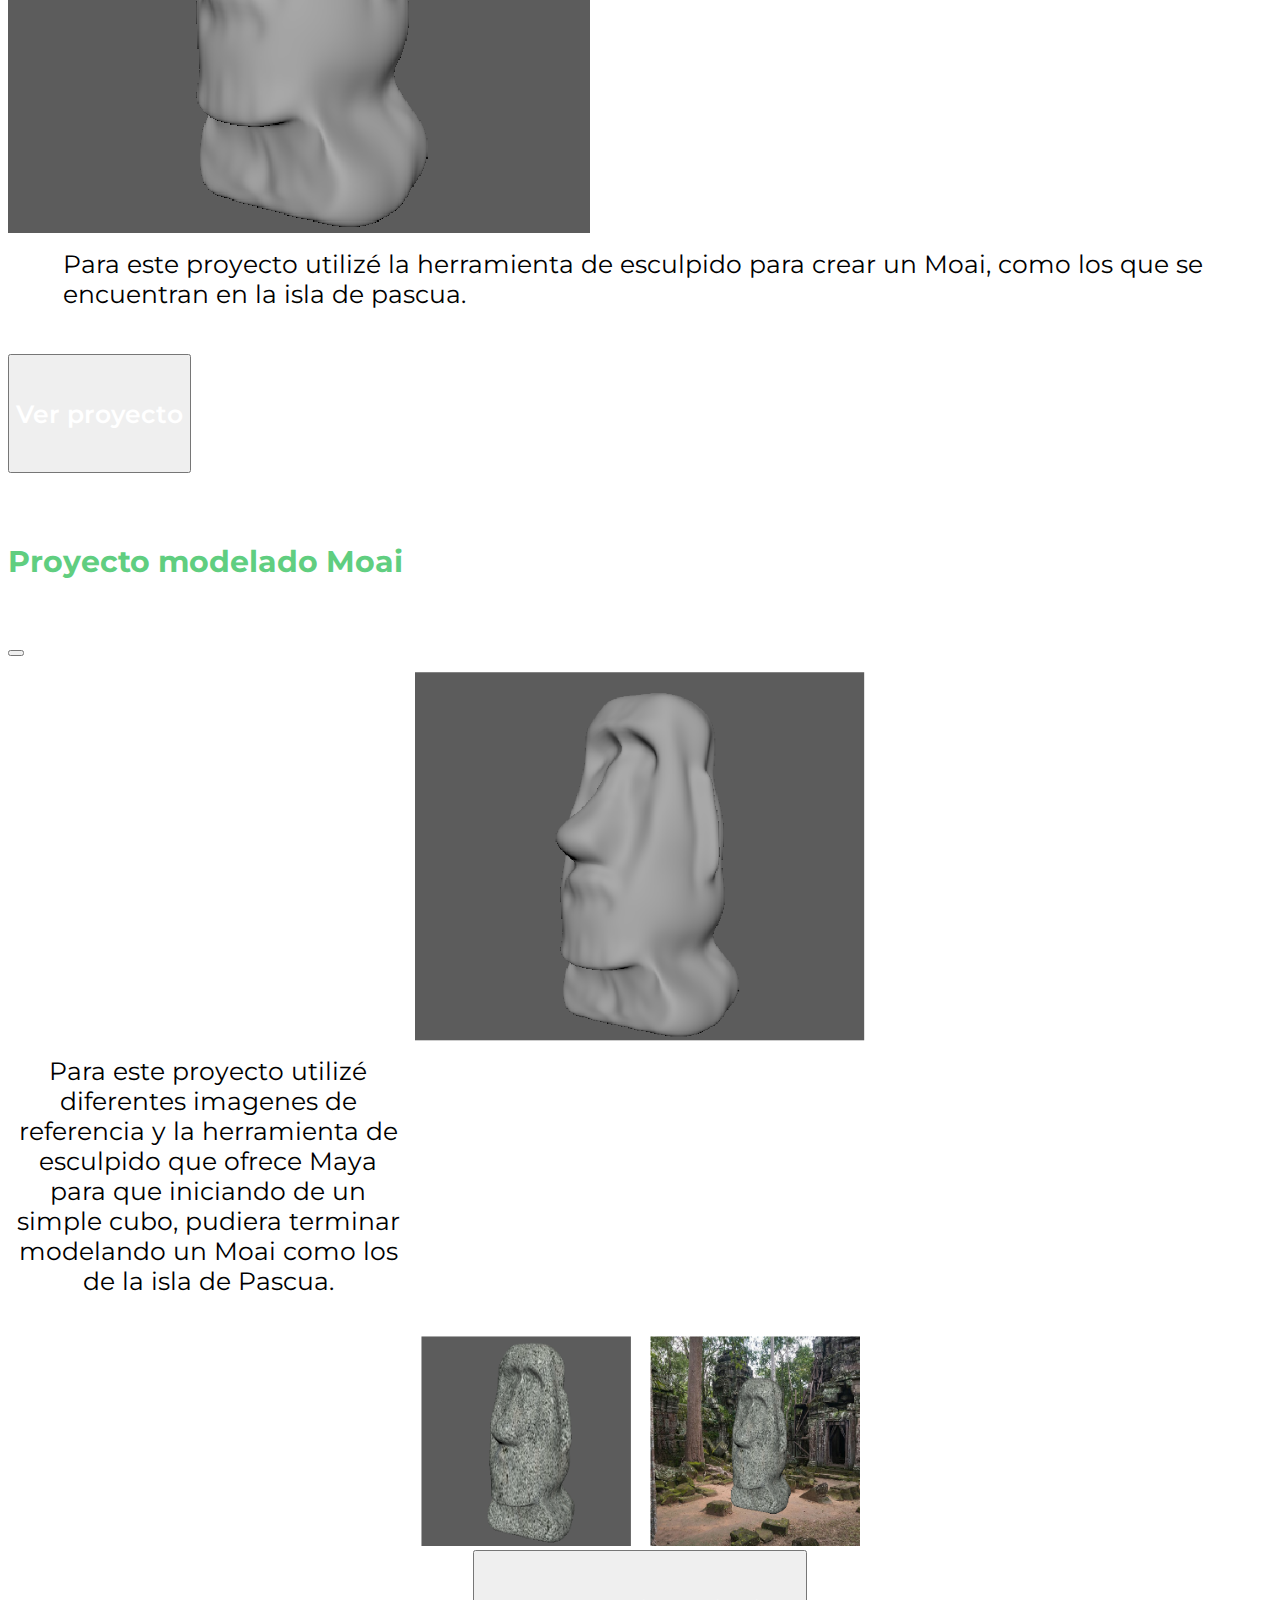
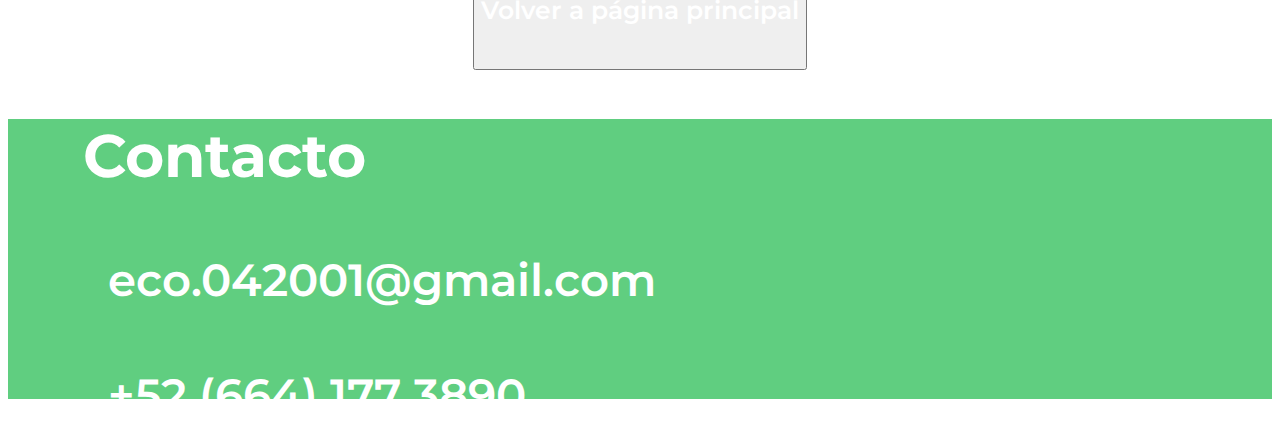
<file: ernest/Proyecto.html>
<html>
    <head>
        <title>ECO</title>
        <link href="https://cdn.jsdelivr.net/npm/bootstrap@5.1.1/dist/css/bootstrap.min.css" rel="stylesheet" integrity="sha384-F3w7mX95PdgyTmZZMECAngseQB83DfGTowi0iMjiWaeVhAn4FJkqJByhZMI3AhiU" crossorigin="anonymous">
        <link href="IMG/Logo.ico" rel="icon">
        <link rel="preconnect" href="https://fonts.googleapis.com">
        <link rel="preconnect" href="https://fonts.gstatic.com" crossorigin>
        <link href="https://fonts.googleapis.com/css2?family=Montserrat:ital,wght@0,400;0,500;0,700;1,600&display=swap" rel="stylesheet">
        <link href="CSS/style.css" rel="stylesheet">
    </head>

    <body>
        <!-- HEADER -->
        <nav class="navbar navbar-light fixed-top navbar-expand-lg" style="background-color: rgb(96, 206, 128)">
            <a class="navbar-brand">
              <img src="IMG/Logo.png" width="150" height="150" alt="">
            </a>
            <ul class="navbar-nav mr-auto">
                <li class="nav-item active">
                    <a class="nav-link" style="margin: 30px;" href="#sobremi"><h4>Sobre mi</h4></a></li>
                <li class="nav-item active">
                    <a class="nav-link" style="margin: 30px;"href="#proyectos"><h4>Proyectos</h4></a></li>
                <li class="nav-item active">
                    <a class="nav-link" style="margin: 30px;"href="#contacto"><h4>Contacto</h4></a></li>
            </ul>
          </nav>

        <!-- SOBRE MI -->
        <div class="container-fluid">
            <div class="has-bg-img row justify-content-center">
                <div class="col-sm-12 col-lg-12"><img id="sobremi" class="bg-img" style="margin-top: 15px; margin-top: 175px;" src="IMG/SobreMi.png" alt="sobremi"></div>
            </div>
        </div>

        <!-- PROYECTOS -->
        <div class="container">
            <div class="row">
            <div class="col-sm-12 col-lg-12"><h1 style="margin-top: 30px;" id="proyectos">Proyectos</h1></div>
            </div>
        </div>

        <!-- PERSONAJE -->
        <div class="container">
            <div class="row">
            <div class="col"><h3 style="margin-top: 30px;">Proyecto creación de personaje</h3></div>
            </div>
            <div class="has-bg-img row justify-content-center">
            <div class="col-sm-12 col-lg-6"><img class="bg-img" style="margin-top: 15px;" src="IMG/Personaje1.png" alt="personaje1"></div>
            <div class="col-sm-12 col-lg-3"><p style="margin-top: 15px; margin-left: 55px;">En este proyecto realizé una investigación para conseguir los elementos necesarios para la creación de un personaje.</p></div>
            </div>
            <div class="row justify-content-center">
                <div class="col-sm-4 col-lg-3">
                <!-- MODAL PERSONAJE -->
                <button class="btn btn-success" style="margin-top: 20px;" data-bs-toggle="modal" data-bs-target="#reg-modal1"><h5>Ver proyecto</h5></button>
                <div class="modal fade" id="reg-modal1" tabindex="-1" aria-labelledby="modal-title" aria-hidden="true">
                    <div class="modal-dialog">
                        <div class="modal-content">
                            <div class="modal-header">
                                    <h6 class="modal-title" id="modal-title">Proyecto creación de personaje</h6>
                                    <button type="button" class="btn-close" data-bs-dismiss="modal" aria-label="Close"></button>
                            </div>
                            <div class="modal-body">
                                <div style="text-align: center;">
                                    <img src="IMG/Personaje1.png" alt="personaje1" style="width: 450px; height: 461px; margin-top: 15px">
                                    <p style="width: 400px; margin-top: 15px;">Para este proyecto se siguió una metodología en la que se realizó una encuesta y se recopiló información para crear a un personaje que al mercado meta le pudiera gustar, se realizaron bocetos, variaciones de color y diferentes poses de acción. La entrega final del proyecto incluyó un comic de tres páginas sobre el personaje.</p>
                                    <img src="IMG/Personaje2.png" alt="personaje2" style="width: 450px; height: 245px; margin-top: 15px">
                                    <img src="IMG/Personaje3.png" alt="personaje3" style="width: 450px; height: 245px; margin-top: 15px">
                                </div>
                            </div>
                            <div class="modal-footer" style="text-align: center">
                                <button class="btn btn-success" data-bs-dismiss="modal" aria-label="Close"><h5>Volver a página principal</h5></button>
                            </div>
                        </div>
                    </div>
                </div>
            </div>
        </div>

        <!-- VIDEOJUEGO -->
        <div class="container">
            <div class="row">
            <div class="col"><h3 style="margin-top: 30px;">Proyecto videojuego</h3></div>
            </div>
            <div class="has-bg-img row justify-content-center">
            <div class="col-sm-12 col-lg-6"><img class="bg-img" style="margin-top: 15px;" src="IMG/Videojuego1.png" alt="videojuego1"></div>
            <div class="col-sm-12 col-lg-3"><p style="margin-top: 15px; margin-left: 55px;">Este fue un proyecto en equipo, pero a mí me tocó construir niveles, crear sprites y programar el comportamiento de los enemigos.</p></div>
        </div>
        <div class="row justify-content-center">
        <div class="col-sm-4 col-lg-3">
        <!-- MODAL VIDEOJUEGO -->
        <button class="btn btn-success" style="margin-top: 20px;" data-bs-toggle="modal" data-bs-target="#reg-modal2"><h5>Ver proyecto</h5></button>
            <div class="modal fade" id="reg-modal2" tabindex="-1" aria-labelledby="modal-title" aria-hidden="true">
                <div class="modal-dialog">
                    <div class="modal-content">
                        <div class="modal-header">
                                <h6 class="modal-title" id="modal-title">Proyecto videojuego</h6>
                                <button type="button" class="btn-close" data-bs-dismiss="modal" aria-label="Close"></button>
                        </div>
                        <div class="modal-body">
                            <div style="text-align: center;">
                                <img src="IMG/Nivel2.png" alt="nivel2" style="width: 450px; height: 200px; margin-top: 15px">
                                <p style="width: 400px; margin-top: 15px;">Este fue un proyecto en equipo, mi trabajo fue crear los sprites del nivel como los muros y el suelo, objetos como llaves y puertas cerradas, y sprites animados para enemigos y jefes, con estos elementos diseñé tres niveles y programé el comportamiento de los enemigos, incluyendo uno que disparaba proyectiles y hasta un jefe que seguía al jugador. También diseñé los botones del menú principal.</p>
                                <img src="IMG/Nivel1.png" alt="nivel1" style="width: 450px; height: 200px; margin-top: 15px">
                                <img src="IMG/Nivel2.png" alt="nivel2" style="width: 450px; height: 200px; margin-top: 15px">
                                <img src="IMG/Nivel3.png" alt="nivel3" style="width: 450px; height: 200px; margin-top: 15px">
                                <div style="text-align: center">
                                    <img src="IMG/Videojuego2.png" alt="videojuego2" style="width: 210px; height: 210px; margin-top: 15px">
                                    <img src="IMG/Videojuego1.png" alt="videojuego1" style="width: 210px; height: 210px; margin-top: 15px; margin-left: 15px">
                                </div>
                            </div>
                        </div>
                        <div class="modal-footer" style="text-align: center">
                            <button class="btn btn-success" data-bs-dismiss="modal" aria-label="Close"><h5>Volver a página principal</h5></button>
                        </div>
                    </div>
                </div>    
                </div>
            </div>
        </div>

        <!-- LEGO -->
        <div class="container">
            <div class="row">
            <div class="col"><h3 style="margin-top: 15px;">Proyecto videojuego</h3></div>
            </div>
            <div class="has-bg-img row justify-content-center">
            <div class="col-sm-12 col-lg-6"><img class="bg-img" style="margin-top: 15px;" src="IMG/LEGO1.png" alt="lego1"></div>
            <div class="col-sm-12 col-lg-3"><p style="margin-top: 15px; margin-left: 55px;">En este proyecto utilicé diferentes vistas de una figura de lego para modelarla con polígonos.</p></div>
        </div>
        <div class="row justify-content-center">
        <div class="col-sm-4 col-lg-3">
                <!-- MODAL LEGO -->
                <button class="btn btn-success" style="margin-top: 20px;" data-bs-toggle="modal" data-bs-target="#reg-modal3"><h5>Ver proyecto</h5></button>
                <div class="modal fade" id="reg-modal3" tabindex="-1" aria-labelledby="modal-title" aria-hidden="true">
                    <div class="modal-dialog">
                        <div class="modal-content">
                            <div class="modal-header">
                                    <h6 class="modal-title" id="modal-title">Proyecto modelado LEGO</h6>
                                    <button type="button" class="btn-close" data-bs-dismiss="modal" aria-label="Close"></button>
                            </div>
                            <div class="modal-body">
                                <div style="text-align: center;">
                                    <img src="IMG/LEGO1.png" alt="lego1" style="width: 450px; height: 400px; margin-top: 15px">
                                    <p style="width: 400px; margin-top: 15px;">Para este proyecto utilizé planos de una figura de lego en diferentes vistas para modelarlo con polígonos, agregué edge loops para que las piezas se suavizaran de manera correcta y tuve que crear materiales diferentes para colorear las piezas individuales del lego.</p>
                                    <div style="text-align: center">
                                        <img src="IMG/LEGO2.png" alt="lego2" style="width: 210px; height: 288px; margin-top: 15px">
                                        <img src="IMG/LEGO3.png" alt="lego3" style="width: 210px; height: 288px; margin-top: 15px; margin-left: 15px">
                                    </div>
                                </div>
                            </div>
                            <div class="modal-footer" style="text-align: center">
                                <button class="btn btn-success" data-bs-dismiss="modal" aria-label="Close"><h5>Volver a página principal</h5></button>
                            </div>
                        </div>
                    </div>
                </div>
            </div>
        </div>

        <!-- MOAI -->
        <div class="container">
            <div class="row">
            <div class="col"><h3 style="margin-top: 15px;">Proyecto modelado de Moai</h3></div>
            </div>
            <div class="has-bg-img row justify-content-center">
            <div class="col-sm-12 col-lg-6"><img class="bg-img" style="margin-top: 15px;" src="IMG/Moai1.png" alt="moai1"></div>
            <div class="col-sm-12 col-lg-3"><p style="margin-top: 15px; margin-left: 55px;">Para este proyecto utilizé la herramienta de esculpido para crear un Moai, como los que se encuentran en la isla de pascua.</p></div>
        </div>
        <div class="row justify-content-center">
        <div class="col-sm-4 col-lg-3">
                        <!-- MODAL MOAI -->
                <button class="btn btn-success" style="margin-top: 20px;" data-bs-toggle="modal" data-bs-target="#reg-modal4"><h5>Ver proyecto</h5></button>
                <div class="modal fade" id="reg-modal4" tabindex="-1" aria-labelledby="modal-title" aria-hidden="true">
                    <div class="modal-dialog">
                        <div class="modal-content">
                            <div class="modal-header">
                                    <h6 class="modal-title" id="modal-title">Proyecto modelado Moai</h6>
                                    <button type="button" class="btn-close" data-bs-dismiss="modal" aria-label="Close"></button>
                            </div>
                            <div class="modal-body">
                                <div style="text-align: center;">
                                    <img src="IMG/Moai1.png" alt="moai1" style="width: 450px; height: 370px; margin-top: 15px">
                                    <p style="width: 400px; margin-top: 15px;">Para este proyecto utilizé diferentes imagenes de referencia y la herramienta de esculpido que ofrece Maya para que iniciando de un simple cubo, pudiera terminar modelando un Moai como los de la isla de Pascua.</p>
                                    <div style="text-align: center">
                                        <img src="IMG/Moai2.png" alt="moai2" style="width: 210px; height: 210px; margin-top: 15px">
                                        <img src="IMG/Moai3.png" alt="Moai3" style="width: 210px; height: 210px; margin-top: 15px; margin-left: 15px">
                                    </div>
                                </div>
                            </div>
                            <div class="modal-footer" style="text-align: center">
                                <button class="btn btn-success" data-bs-dismiss="modal" aria-label="Close"><h5>Volver a página principal</h5></button>
                            </div>
                        </div>
                    </div>
                </div>
            </div>
        </div>

        <!-- FOOTER -->
        <div class="container-fluid" style="margin-top: 30px;">
            <div class="row justify-content-center">
                <div class="col-lg-12 col-sm-12" style="background-color: rgb(96, 206, 128); height: 280px">
                <div style="margin-left: 75px; margin-top: 30px;"><h2 id="contacto">Contacto</h2></div>
                <div style="margin-left: 100px; margin-top: 30px;"><h4>eco.042001@gmail.com</h4></div>
                <div style="margin-left: 100px; margin-top: 30px;"><h4>+52 (664) 177 3890</h4></div>
            </div>
        </div>

        <script src="https://cdn.jsdelivr.net/npm/bootstrap@5.1.1/dist/js/bootstrap.bundle.min.js" 
        integrity="sha384-/bQdsTh/da6pkI1MST/rWKFNjaCP5gBSY4sEBT38Q/9RBh9AH40zEOg7Hlq2THRZ" crossorigin="anonymous"></script>
    
    </body>
</html>
</file>
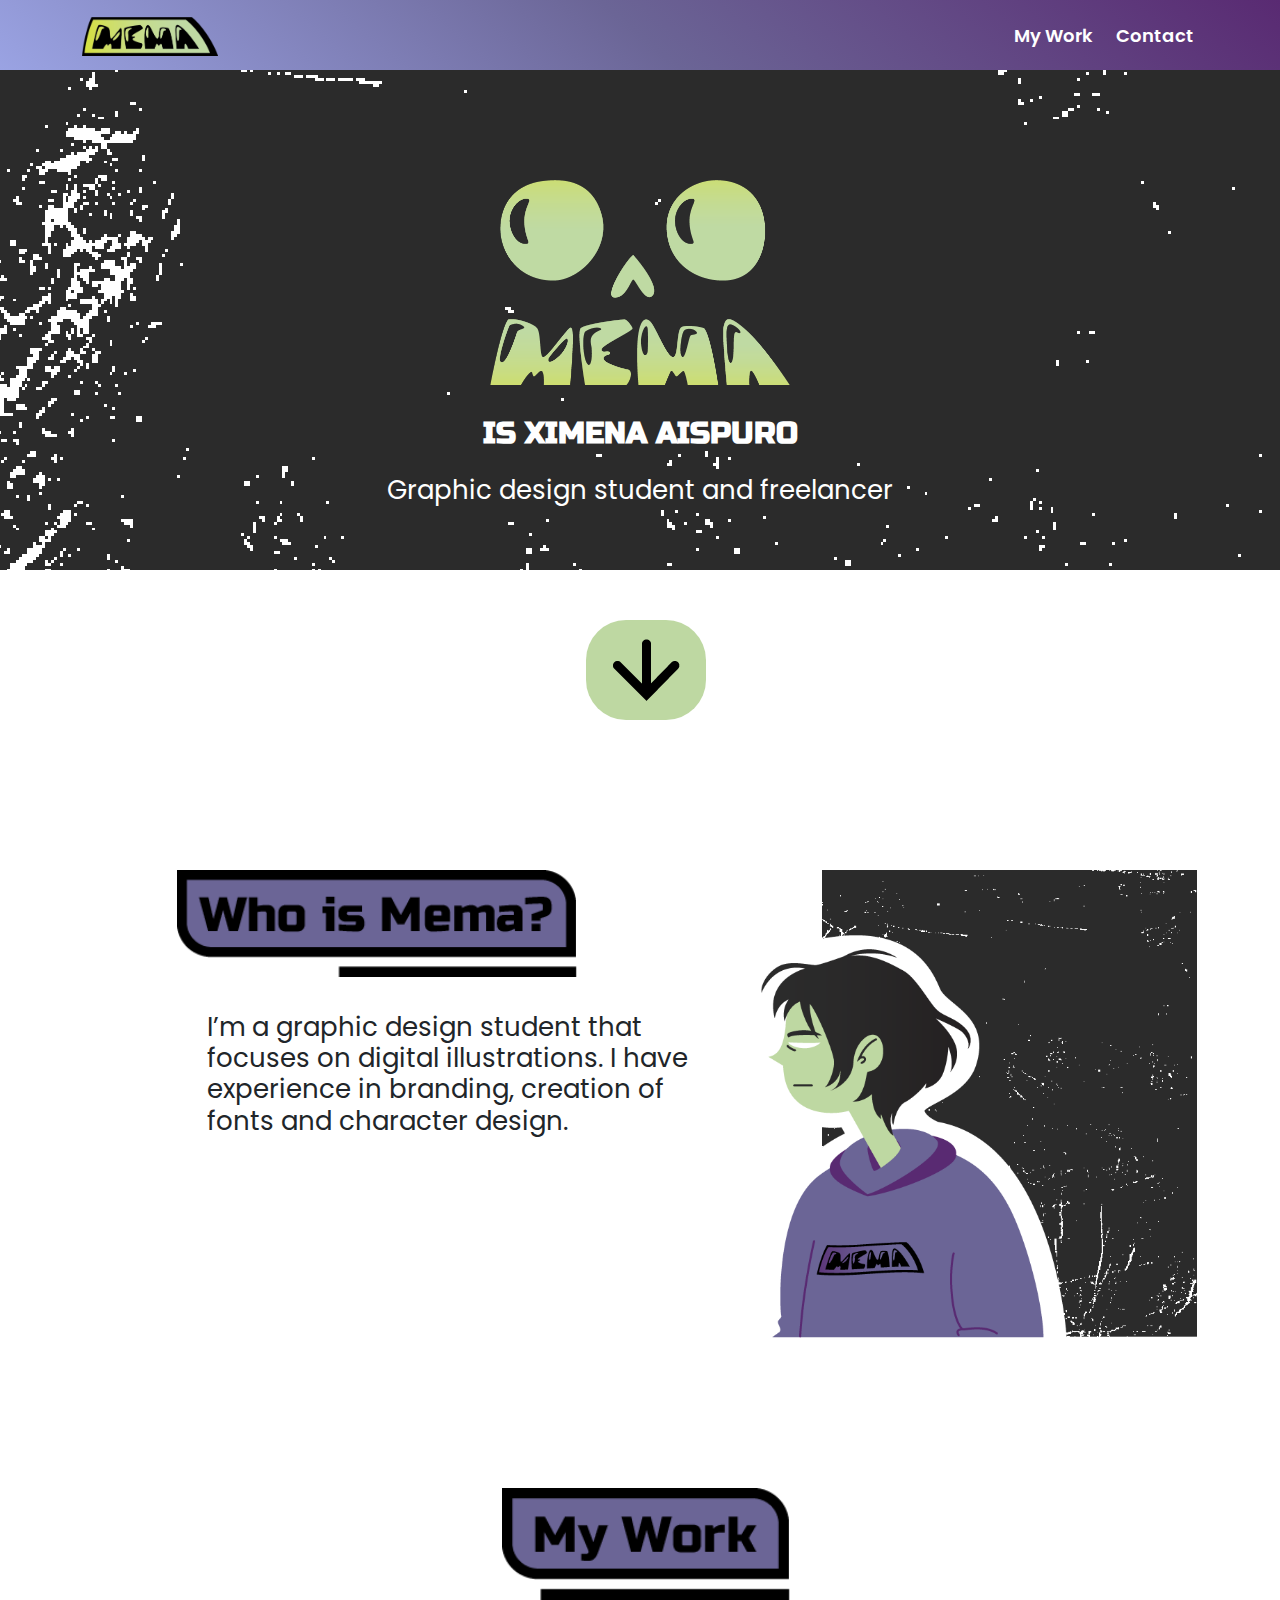
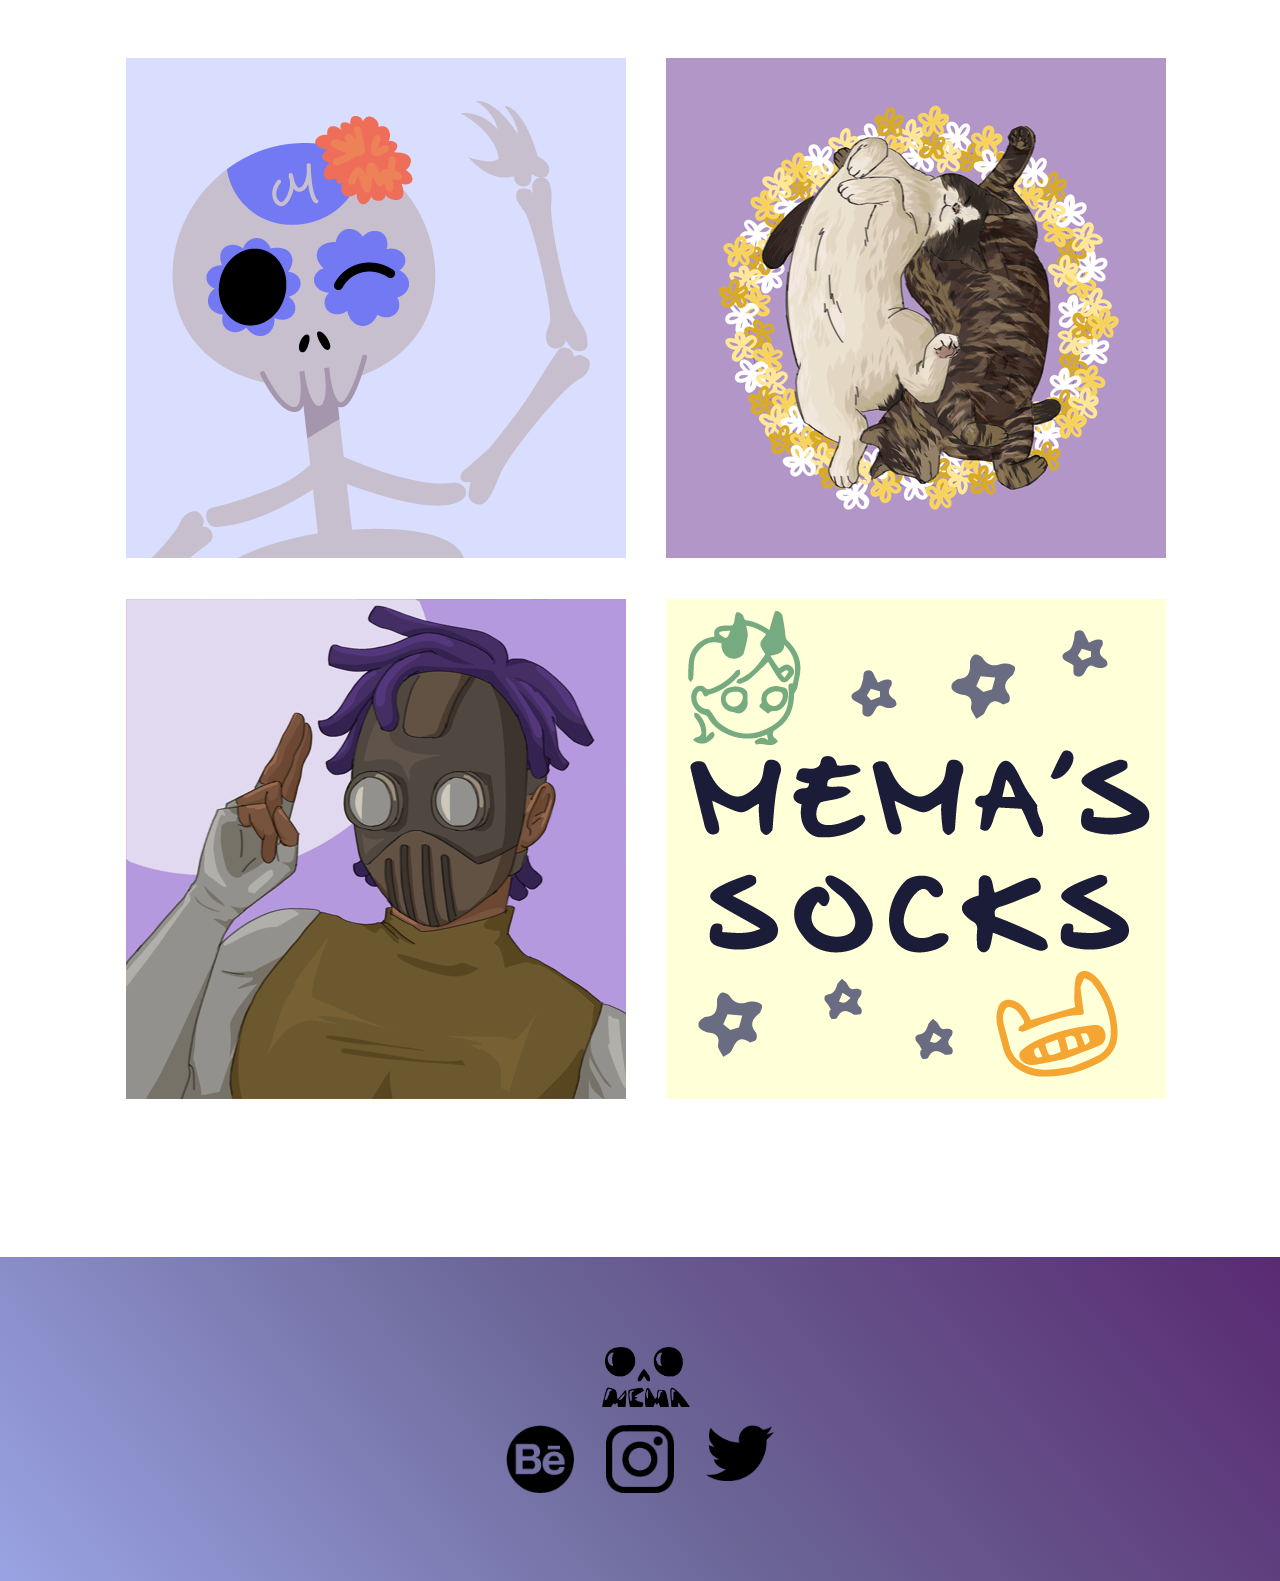
<file: mema/Mi Portafolio.html>
<!DOCTYPE html>
<html lang="en">
    <head>
        <meta charset="utf-8" />
        <meta name="viewport" content="width=device-width, initial-scale=1, shrink-to-fit=no" />
        <meta name="description" content="" />
        <meta name="author" content="" />
        <link rel="icon" type="image/x-icon" href="assets/favicon.ico" />
        <title>Mema Aispuro</title>
        <!--Fonts-->
        <link href="https://fonts.googleapis.com/css2?family=Poppins:wght@400;600&display=swap" rel="stylesheet">
        <link href="https://fonts.googleapis.com/css2?family=Russo+One&display=swap" rel="stylesheet">
        <link href="styles.css" rel="stylesheet" />

    </head>

    <body id="page-top">
        <!--Navigation-->
        <nav class="navbar navbar-expand-lg bg-secondary text-uppercase fixed-top" id="mainNav">
            <div class="container">
                <a class="navbar-brand" href="#page-top"> <img class="img" src="assets/logo1.png" style="max-width: 20%; max-height: 20%;" alt="logo"/></a>
                
                <div class="collapse navbar-collapse" id="navbarResponsive">
                    <ul class="navbar-nav ms-auto">
                        <li class="nav-item mx-0 mx-lg-1"><a class="nav-link py-3 px-0 px-lg-3 rounded" href="#my-work">My Work</a></li>
                        <li class="nav-item mx-0 mx-lg-1"><a class="nav-link py-3 px-0 px-lg-3 rounded" href="#contact">Contact</a></li>
                    </ul>
                </div>
            </div>
        </nav>
        <!--MastHead-->
        <header class="masthead bg-primary text-white text-center">
            <div class="container d-flex align-items-center flex-column">
                <!-- Masthead Avatar Image-->
                <img src="assets/logo2.png" alt="logo" style="width: 300px; margin: 20px;"/>
                <!-- Masthead Heading-->
                <h1 style="justify-content: center; font-family: 'Russo One'; font-size: 30px; margin: 10px; background-color: #2b2b2b; color: #ffffff;">IS XIMENA AISPURO</h1>
                <p style="justify-content: center; font-family: 'Poppins'; font-weight: 400; font-size: 26px; margin: 10px; background-color: #2b2b2b; color: #ffffff;">Graphic design student and freelancer</p>
            </div>
        </header>

        <div class="container">
            <div class="row">
              <div class="col text-center">
                <a href="#AM">
                    <button class="btn btn-primary"></button>
                </a>
              </div>
            </div>
        </div>
        
        <!--About me-->
        <section id="AM" class="about-me" style="padding-top: 150px; padding-bottom: 150px;">
            <div class="container-lg">
                <div class="row justify-content-center">
                  <div class="col-6">
                    <img class="img-1 justify-content-start img-fluid" src="assets/title1.png" style="width: 400px;">
                    <h2>I’m a graphic design student that focuses on digital illustrations. I have experience in branding, creation of fonts and character design.</h2>
                  </div>
                  <div class="col-4 d-none d-md-block d-lg-block">
                    <img class="img" src="assets/grafico.png" style="width: 450px;">
                  </div>
                </div>
            </div>

        </section>
        
        <!--My work-->
        <section id="my-work" class="my-work" style="padding-bottom: 150px;">

            <div class="row justify-content-center">
                <img class="img justify-content-start" src="assets/title2.png" style="width: 300px; padding-bottom: 50px;">
            </div>

            <div class="container d-flex align-items-center flex-column">
                <div class="row justify-content-center" style="padding-bottom: 25px;">
                    <div class="col-6">
                        <button type="button" class="btn bg-transparent" data-bs-toggle="modal" data-bs-target="#myModal1"> <img
                            src="assets/img1.png" class="img-fluid" alt="Skeleton design"
                            style="width: 500px;">
                        </button>
                    </div>
                    <div class="col-6">
                        <button type="button" class="btn bg-transparent" data-bs-toggle="modal" data-bs-target="#myModal2"> <img
                            src="assets/img2.png" class="img-fluid" alt="Cat portrait"
                            style="width: 500px;">
                        </button>
                    </div>
                </div>

                <div class="row justify-content-center">
                    <div class="col-6">
                        <button type="button" class="btn bg-transparent" data-bs-toggle="modal" data-bs-target="#myModal3"> <img
                            src="assets/img3.png" class="img-fluid" alt="Anti-hero design"
                            style="width: 500px;">
                        </button>
                    </div>
                    <div class="col-6">
                        <button type="button" class="btn bg-transparent" data-bs-toggle="modal" data-bs-target="#myModal4"> <img
                            src="assets/img4.png" class="img-fluid" alt="Mema's socks"
                            style="width: 500px;">
                        </button>
                    </div>
                </div>

            </div>
        </section>

        <!--Contact-->
        <section id="contact" class="contact" style="background-image: linear-gradient(50deg, #9aa3e3, #6b6596, #592a72);">
            <div class="container" style="padding: 80px">
                <div class="row justify-content-center">
                    <img class="img justify-content-center" src="assets/logo3.png" style="width: 100px; margin:10px">
                </div>
                <div class="row justify-content-center">
                    <div class="col-3 justify-content-center" style="max-width: 100px; padding:0px">
                        <a class="nav-link" href="https://www.behance.net/ximenaaispuro"><img class="img-fluid" src="assets/be icon.png" alt="..." /></a>
                        
                    </div>
                    <div class="col-3 justify-content-center" style="max-width: 100px; padding:0px">
                        
                        <a class="nav-link" href="https://www.instagram.com/memamakeme/"><img class="img-fluid" src="assets/ig icon.png" alt="..." /></a>
                    </div>
                    <div class="col-3 justify-content-center" style="max-width: 100px; padding:0px">

                        <a class="nav-link" href="https://twitter.com/memamakeme"><img class="img-fluid" src="assets/tw icon.png" alt="..." /></a>
                    </div>
                </div>

            </div>

        </section>

        <!--Modals-->
        <div class="modal" id="myModal1">
            <div class="modal-dialog">
                <div style="background-image: linear-gradient(-240deg, #bed8a2, #fbfddf);">
    
                    <!-- Modal Header -->
                    <div class="modal-header">
                        <img class="img-fluid" src="assets/modalTitle1.png">
                            <button type="button" class="btn-close" data-bs-dismiss="modal"></button>
                    </div>
    
                    <!-- Modal body -->
                    <div class="modal-body">
                        <div class="col-lg-12">
                            <p style="font-family: Poppins; font-size: 18px; font-weight: 400; text-align: left; margin-left: 20px;">Monster Shock is a short animation about a young monster wandering on the night of Halloween, when he meets a squeleton that helps him get home. It is a beautiful clash of both Halloween and Day of the Dead that represents harmony between cultures and, of course, cuteness!</p>
                        </div>
                        <div class="row justify-content-center">
                            <iframe class=video width="465px" height="256px" src="https://www.youtube.com/embed/TYgjAoZjZzk"
                            title="YouTube video player" frameborder="0"
                            allow="accelerometer; autoplay; clipboard-write; encrypted-media; gyroscope; picture-in-picture"
                            allowfullscreen></iframe>
                        </div>
                        <div class="col-lg-12">
                            <p style="font-family: Poppins; font-size: 18px; font-weight: 400; text-align: left; margin-left: 20px;">The skeleton was made behind the idea of a character that would represent the holiday of day of the dead, while still being simplistic enough to manipulate as little elements as possible while animating.</p>
                        </div>
                        <div class="row justify-content-center">
                            <img class="img" src="assets/modal1/img1.png" style="max-width: 465px;">
                        </div>
                    </div>
    
                    <!-- Modal footer -->
                    <div class="modal-footer" style="background-color: #6b6596;">
                        <button type="button" class="btn btn-danger" data-bs-dismiss="modal">Close</button>
                        <!-- Bootstrap core JS-->
                        <script src="https://cdn.jsdelivr.net/npm/bootstrap@5.1.3/dist/js/bootstrap.bundle.min.js"></script>
                    </div>
                </div>
            </div>
        </div>

        <div class="modal" id="myModal2">
            <div class="modal-dialog">
                <div style="background-image: linear-gradient(-240deg, #bed8a2, #fbfddf);">
                    
                    <div class="modal-header">
                        <img class="img-fluid" src="assets/modalTitle2.png">
                        <button type="button" class="btn-close" data-bs-dismiss="modal"></button>
                    </div>

                    <div class="modal-body">
                        <div class="col-lg-12">
                            <p style="font-family: Poppins; font-size: 18px; font-weight: 400; text-align: left; margin-left: 20px;">This portrait was commisioned by a client who had just lost their two cats. The illsutration was made to seem peaceful and cute. A single textured brush was used for the whole portrait, from the line art, to the coloring.</p>
                        </div>
                        <div class="row justify-content-center">
                            <img class="img" src="assets/img2.png" style="max-width: 465px; margin-bottom: 5px">
                        </div>
                        <div class="col-lg-12">
                            <p style="font-family: Poppins; font-size: 18px; font-weight: 400; text-align: left; margin-left: 20px;">Here are some of the sketches that were presented to the client. They asked for the cats to be posed in a way that asimilates Yin and Yang</p>
                        </div>
                        <div class="row justify-content-center" style="margin-top: 5px;">
                            <div class="col-6 text-center">
                                <img class="img" src="assets/modal2/img2.png" style="max-width: 150px;">
                            </div>
                            <div class="col-6 text-center">
                                <img class="img" src="assets/modal2/img3.png" style="max-width: 150px;">
                            </div>
                            
                        </div>
                    </div>

                    <div class="modal-footer" style="background-color: #6b6596;">
                        <button type="button" class="btn btn-danger" data-bs-dismiss="modal">Close</button>

                        <script src="https://cdn.jsdelivr.net/npm/bootstrap@5.1.3/dist/js/bootstrap.bundle.min.js"></script>
                    </div>
                </div>
            </div>
        </div>

        <div class="modal" id="myModal3">
            <div class="modal-dialog">
                <div style="background-image: linear-gradient(-240deg, #bed8a2, #fbfddf);">
                    
                    <div class="modal-header">
                        <img class="img-fluid" src="assets/modalTitle3.png">
                        <button type="button" class="btn-close" data-bs-dismiss="modal"></button>
                    </div>

                    <div class="modal-body">
                        <div class="col-lg-12">
                            <p style="font-family: Poppins; font-size: 18px; font-weight: 400; text-align: left; margin-left: 20px;">Toto is a supernatural human that can control the kinetic energy of objects and people he touches, even his own body. He was made with a dark color palette to not stand out when fighting enemies, as well as to represent his own moral compass.</p>
                        </div>
                        <div class="row justify-content-center">
                            <img class="img" src="assets/modal3/img1.png" style="max-width: 465px; margin-bottom: 5px">
                            <img class="img" src="assets/modal3/img2.png" style="max-width: 465px; margin-bottom: 5px">
                            <img class="img" src="assets/modal3/img3.png" style="max-width: 465px; margin-bottom: 5px">
                        </div>
                    </div>

                    <div class="modal-footer" style="background-color: #6b6596;">
                        <button type="button" class="btn btn-danger" data-bs-dismiss="modal">Close</button>

                        <script src="https://cdn.jsdelivr.net/npm/bootstrap@5.1.3/dist/js/bootstrap.bundle.min.js"></script>
                    </div>
                </div>
            </div>
        </div>

        <div class="modal" id="myModal4">
            <div class="modal-dialog">
                <div style="background-image: linear-gradient(-240deg, #bed8a2, #fbfddf);">
                    
                    <div class="modal-header">
                        <img class="img-fluid" src="assets/modalTitle4.png">
                        <button type="button" class="btn-close" data-bs-dismiss="modal"></button>
                    </div>

                    <div class="modal-body">
                        <div class="col-lg-12">
                            <p style="font-family: Poppins; font-size: 18px; font-weight: 400; text-align: left; margin-left: 20px;">Mema's Socks is an organic script style font that was created with my own handwriting. It is playful and lighthearted which can represents my personality in a fun and childish way.</p>
                        </div>
                        <div class="row justify-content-center">
                            <img class="img" src="assets/modal4/img1.png" style="max-width: 465px; margin-bottom: 5px">
                            <img class="img" src="assets/modal4/img2.png" style="max-width: 465px; margin-bottom: 5px">
                            <img class="img" src="assets/modal4/img3.png" style="max-width: 465px; margin-bottom: 5px">
                            <img class="img" src="assets/modal4/img4.png" style="max-width: 465px; margin-bottom: 5px">
                            <img class="img" src="assets/modal4/img5.png" style="max-width: 465px; margin-bottom: 5px">
                        </div>
                    </div>

                    <div class="modal-footer" style="background-color: #6b6596;">
                        <button type="button" class="btn btn-danger" data-bs-dismiss="modal">Close</button>

                        <script src="https://cdn.jsdelivr.net/npm/bootstrap@5.1.3/dist/js/bootstrap.bundle.min.js"></script>
                    </div>
                </div>
            </div>
        </div>
    </body>
</html>
</file>
<file: darnela/Stylesheet.css>
*{

    padding: 0;
    margin: 0;
    box-sizing: border-box;
}
    
    #title
{
  color: #1F1F1F;
      text-align: center;
      font-family: 'Vidaloka', serif;
      font-size: 30px;
      padding: 60px;
}

.nav-item a {
  color: #395982;
  font-family: 'Chicle', cursive;
  font-size: 40px;
  text-decoration: none;

}




.portfolio h1{
        color: #F98882;
      text-align: center;
      font-family: 'Chicle', cursive;
      font-size: 80px;
      padding: 30px;
    }
    
    .container h2{
        color: #395982;
      text-align: center;
      font-family: 'Chicle', cursive;
      font-size: 60px;
      margin: 0px;
      padding: 10px;
    }

    .socialmedia h2{
      color: #395982;
    text-align: center;
    font-family: 'Chicle', cursive;
    font-size: 50px;
    margin: 0px;
    padding: 10px;
  }

    h3{
        color: #E98185;
      text-align: center;
      font-family: 'Chicle', cursive;
      font-size: 52px;
      margin: 0px;
      padding: 10px;
    }
    h4{
        color: #1F1F1F;
      text-align: center;
      font-family: 'Coiny', cursive;
      font-size: 48px;
      margin: 0px;
      padding: 10px;
    }

    h5{
        color: #1F1F1F;
      text-align: center;
      font-family: 'Josefin Sans', sans-serif;
      font-size: 32px;
      margin: 0px;
      padding: 10px;
    }

    p{
      color: #1F1F1F;
    text-align: center;
    font-family: 'Josefin Sans', sans-serif;
    font-size: 16px;
    margin: 0px;
    padding: 10px;
  }

  a:link, a:visited, a:active {
    text-decoration:none;
    
}
   a
  {
    font-family: 'Coiny', cursive;
    color: #1F1F1F;
    font-size: 48px;
    text-align: center;
    
    
  }


    @media (min-width:240px )
    {
      .img {
        max-width: 420px;
        max-height: 420px;
        min-width: 24px;
      }

    }

    @media (min-width:420px )
    {
      .media {
        max-width: 960px;
      }

    }

    
      .container-fluid{
        height: 100%;
        background-repeat: no-repeat;
        background-position: center;
        background-size:cover;
        background-attachment:fixed;

      }


    iframe {
      max-width: 100%;
      max-height: 420px;
      min-height: 320px;
  }
</file>
<file: ernest/CSS/style.css>
h1{
    font-family: 'Montserrat', sans-serif;
    font-size: 60px;
    color:rgb(96, 206, 128);
    font-weight: 700;
}
h2{
    font-family: 'Montserrat', sans-serif;
    font-size: 60px;
    color:white;
    font-weight: 700;
}
h3{
    font-family: 'Montserrat', sans-serif;
    font-size: 45px;
    color:rgb(174, 173, 173);
    font-weight: 600;
}
h4{
    font-family: 'Montserrat', sans-serif;
    font-size: 45px;
    color:white;
    font-weight: 600;
}
h5{
    font-family: 'Montserrat', sans-serif;
    font-size: 25px;
    color:white;
    font-weight: 600;
}
h6{
    font-family: 'Montserrat', sans-serif;
    font-size: 30px;
    color:rgb(96, 206, 128);
    font-weight: 700;
}
p{
    font-family: 'Montserrat', sans-serif;
    font-size: 25px;
}
.btn-success{
    color:rgb(96, 206, 128);
}
.btn-success:active{
    color:rgb(96, 206, 128);
}
.btn-success:hover{
    color:rgb(81, 187, 111);
}
a:link{
    text-decoration: none;
}
a:hover{
    text-decoration: none;
}
ul{
    list-style-type: none;
}
.navbar-custom {
    background-color: rgb(96, 206, 128);
}
</file>
